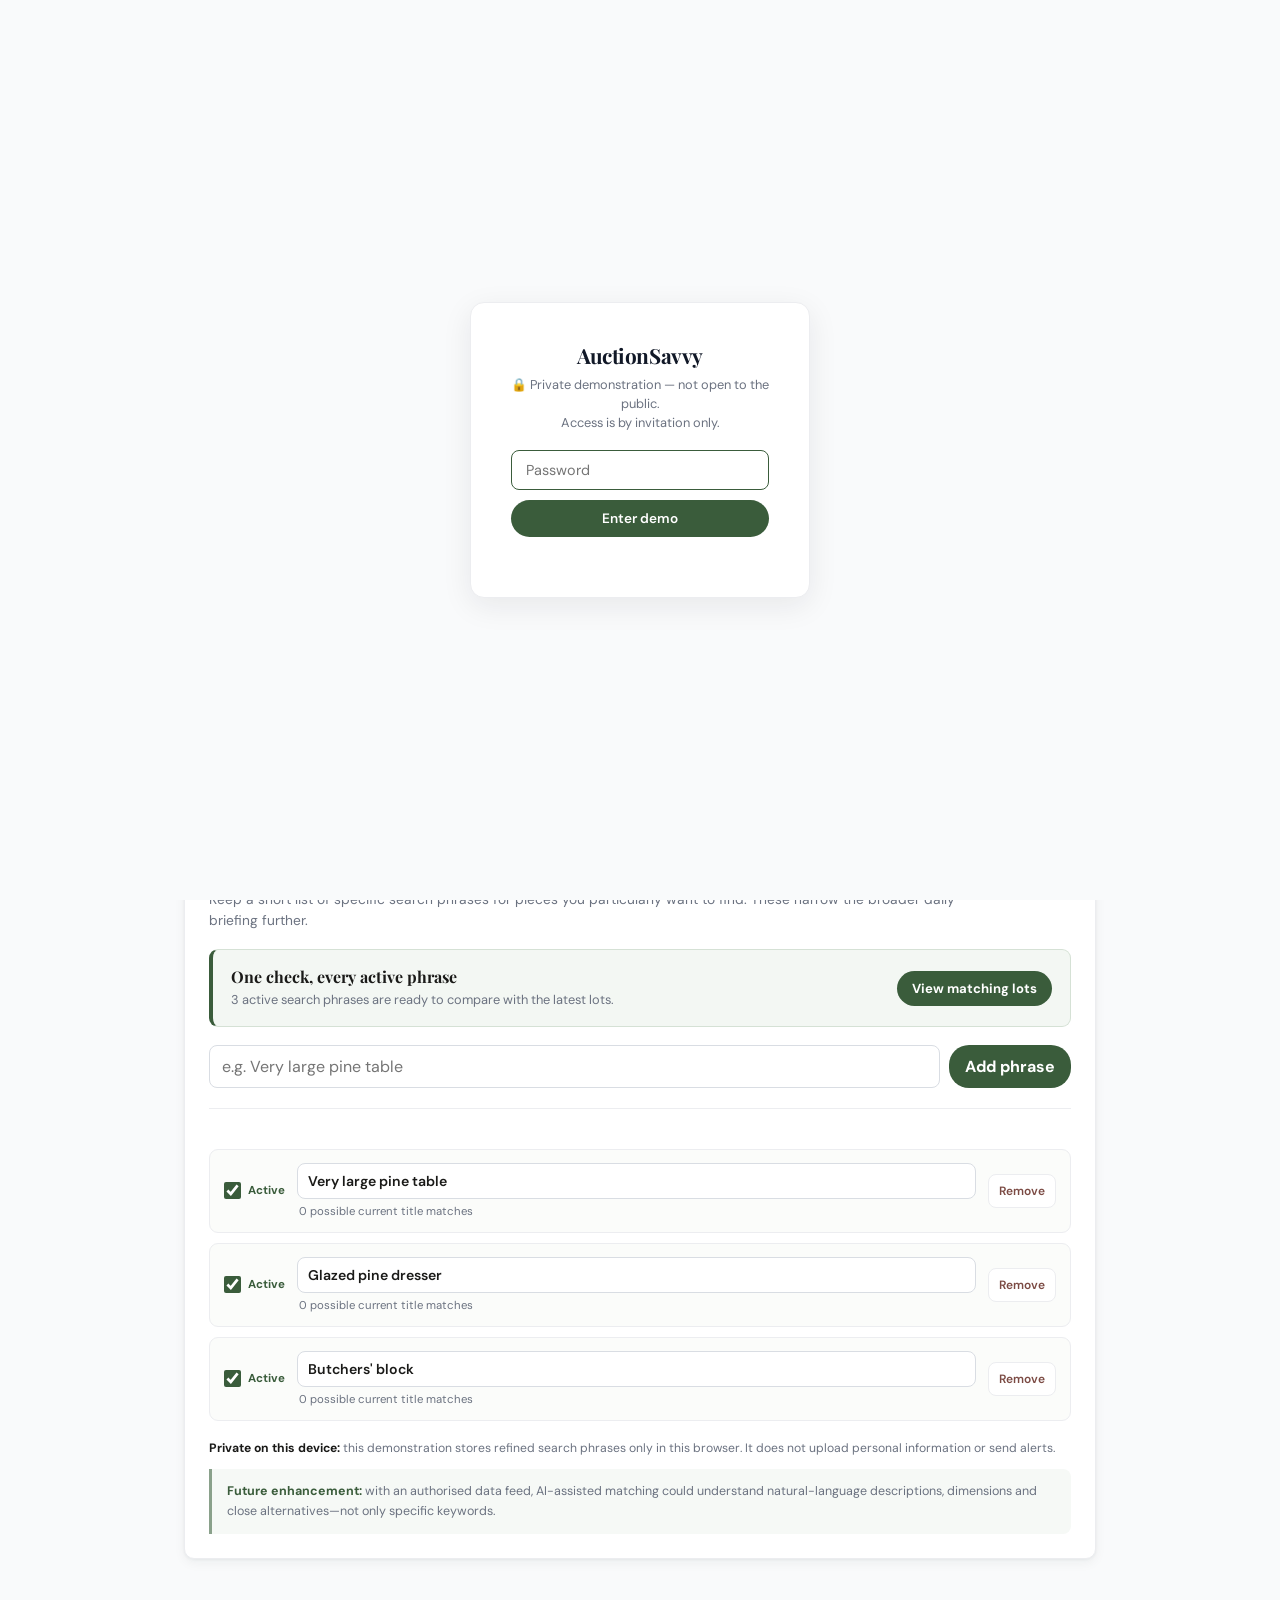
<file: settings/index.html>
<!DOCTYPE html>
<html lang="en">
<head>
<meta charset="UTF-8">
<meta name="viewport" content="width=device-width, initial-scale=1.0">
<meta name="robots" content="noindex, nofollow, noarchive, nosnippet">
<title>AuctionSavvy — Edit</title>
<link rel="preconnect" href="https://fonts.googleapis.com">
<link href="https://fonts.googleapis.com/css2?family=Playfair+Display:wght@400;700&family=DM+Sans:wght@300;400;500;600&display=swap" rel="stylesheet">
<style>
:root{--bg:#f9fafb;--panel:#fff;--ink:#1a1a18;--muted:#6b7280;--accent:#3a5c3b;--accent-dark:#2c4a2d;--accent-soft:#e9ece9;--line:#ecedf0;--shadow:0 1px 3px rgba(20,30,40,.05),0 4px 12px rgba(20,30,40,.05);--radius:10px}
*{box-sizing:border-box;margin:0;padding:0}html,body{min-height:100%;background:var(--bg);color:var(--ink)}body{font-family:'DM Sans',sans-serif}
button,input{font:inherit}
/* ── SHARED HEADER CONTRACT (keep in sync with Map and Lots) ── */
header{background:var(--panel);border-bottom:1px solid var(--line);padding:8px 24px;position:sticky;top:0;z-index:1000;backdrop-filter:blur(8px);flex-shrink:0}
.headtop{display:grid;grid-template-columns:max-content minmax(0,520px) minmax(0,1fr) max-content;align-items:center;column-gap:12px;min-height:40px}.brand{display:flex;align-items:center}.brand h1{font-family:'Playfair Display',serif;font-size:1.25rem;font-weight:700;letter-spacing:-.01em;color:#111827;white-space:nowrap}.search-box{position:relative}.search-box-spacer{height:35px;visibility:hidden;pointer-events:none}.tagline{flex:0 1 480px;min-width:0;font-size:.78rem;color:#6b7280;margin:0;line-height:1.3;white-space:nowrap;overflow:hidden;text-overflow:ellipsis}
.hrow2{min-height:26px;display:grid;grid-template-columns:minmax(0,1fr) max-content;align-items:center;column-gap:12px}.header-page-tools{min-width:0;display:flex;align-items:center;gap:8px 12px;flex-wrap:nowrap}.header-utility-nav{display:flex;align-items:center;gap:10px;white-space:nowrap}.header-utility-nav a{font-size:.72rem;color:var(--muted);text-decoration:none}.header-utility-nav a.on{color:var(--accent);font-weight:600}@media (hover:hover) and (pointer:fine){.header-utility-nav a:hover{color:var(--accent)}}
.app-nav{display:inline-flex;grid-column:4;justify-self:end;padding:3px;gap:0;background:var(--accent-soft);border:1px solid var(--accent);border-radius:22px}.app-nav-link{font-size:.82rem;font-weight:700;padding:7px 18px;border-radius:18px;color:var(--accent);text-decoration:none;white-space:nowrap}.app-nav-link:hover{color:#fff;background:rgba(58,92,59,.55)}
main{max-width:960px;margin:0 auto;padding:48px 24px 64px}.eyebrow{display:inline-block;background:var(--accent-soft);color:var(--accent);font-size:.68rem;font-weight:700;letter-spacing:.07em;text-transform:uppercase;padding:4px 9px;border-radius:20px;margin-bottom:12px}h2{font-family:'Playfair Display',serif;font-size:2rem;letter-spacing:-.02em;margin-bottom:10px}.intro{max-width:720px;color:var(--muted);line-height:1.6;margin-bottom:30px}.settings-grid{display:grid;grid-template-columns:repeat(2,minmax(0,1fr));gap:18px}.setting-card{align-self:start;background:var(--panel);border:1px solid var(--line);border-radius:var(--radius);padding:24px;box-shadow:var(--shadow)}.setting-card h3{font-family:'Playfair Display',serif;font-size:1.15rem;margin-bottom:8px}.setting-card p{color:var(--muted);font-size:.86rem;line-height:1.55}.term-row{display:grid;grid-template-columns:minmax(0,1fr) auto auto auto;gap:8px;align-items:center;margin-top:10px}.term-row input,.add-term input{width:100%;min-width:0;border:1px solid var(--line);border-radius:7px;background:#fff;color:var(--ink);font:inherit;font-size:.88rem;padding:9px 10px}.term-row input:focus,.add-term input:focus{outline:2px solid #b8cab8;border-color:var(--accent)}.icon-button,.add-term button{border:1px solid var(--line);background:#fff;color:var(--accent);border-radius:7px;font:inherit;font-weight:600;cursor:pointer;min-height:36px;padding:7px 10px}.icon-button:hover,.add-term button:hover{background:var(--accent-soft)}.add-term{display:grid;grid-template-columns:minmax(0,1fr) max-content;gap:8px;margin-top:14px}.review-button{margin-top:18px;border:0;border-radius:20px;background:var(--accent);color:#fff;font:inherit;font-size:.88rem;font-weight:600;padding:10px 16px;cursor:pointer}.review-button:hover{background:var(--accent-dark)}.settings-note{font-size:.78rem!important;margin-top:10px}.settings-status{min-height:1.4em;color:#9b3b2d;font-size:.8rem;margin-top:9px}.pills{display:flex;flex-wrap:wrap;gap:8px;margin-top:17px}.pill{background:var(--accent-soft);color:var(--accent);font-size:.76rem;font-weight:600;padding:6px 10px;border-radius:20px}
.refined-editor{grid-column:1/-1}.refined-overview{display:flex;align-items:center;justify-content:space-between;gap:18px;background:#f3f7f3;border:1px solid #d5e1d5;border-left:4px solid var(--accent);border-radius:9px;padding:16px 18px;margin:18px 0}.refined-overview-copy{min-width:0}.refined-overview strong{display:block;font-family:'Playfair Display',serif;font-size:1rem;margin-bottom:3px}.refined-overview p{font-size:.8rem}.view-refined{display:inline-flex;align-items:center;justify-content:center;flex-shrink:0;border-radius:22px;background:var(--accent);color:#fff;text-decoration:none;font-size:.82rem;font-weight:700;padding:9px 15px;white-space:nowrap}.view-refined:hover{background:var(--accent-dark)}.refined-head{display:flex;align-items:flex-start;justify-content:space-between;gap:18px}.active-total{flex-shrink:0;background:var(--accent-soft);color:var(--accent);font-size:.72rem;font-weight:700;padding:6px 10px;border-radius:20px}.add-refined{display:grid;grid-template-columns:minmax(0,1fr) max-content;gap:9px;padding-bottom:20px;border-bottom:1px solid var(--line)}.add-refined input,.refined-text{width:100%;min-width:0;border:1px solid #d9dde3;border-radius:8px;background:#fff;color:var(--ink);padding:10px 12px}.add-refined input:focus,.refined-text:focus{outline:2px solid #b8cab8;border-color:var(--accent)}.add-refined button{border:0;border-radius:20px;background:var(--accent);color:#fff;font-weight:700;padding:9px 16px;cursor:pointer}.add-refined button:hover{background:var(--accent-dark)}.refined-status{min-height:1.4em;color:#9b3b2d;font-size:.78rem;margin-top:8px}.refined-list{display:grid;gap:10px;margin-top:12px}.refined-row{display:grid;grid-template-columns:max-content minmax(0,1fr) max-content;align-items:center;gap:12px;padding:13px 14px;border:1px solid var(--line);border-radius:9px;background:#fbfcfa}.refined-row.inactive{background:#fafafa;opacity:.72}.active-toggle{display:flex;align-items:center;gap:7px;color:var(--accent);font-size:.72rem;font-weight:700;cursor:pointer}.active-toggle input{width:17px;height:17px;accent-color:var(--accent)}.refined-copy{min-width:0}.refined-text{font-size:.88rem;font-weight:600;padding:8px 10px}.match-count{display:block;color:var(--muted);font-size:.71rem;margin:5px 2px 0}.remove-refined{border:1px solid var(--line);border-radius:8px;background:#fff;color:#7b4a43;font-size:.75rem;font-weight:600;padding:8px 10px;cursor:pointer}.remove-refined:hover{background:#fbf3f1;border-color:#ead4cf}.empty-state{padding:28px 14px;text-align:center;color:var(--muted);font-size:.85rem;border:1px dashed #d9dde3;border-radius:9px}.privacy-note{margin-top:18px;color:var(--muted);font-size:.76rem!important;line-height:1.5}.privacy-note strong{color:var(--ink)}.future-note{margin-top:12px;padding:13px 15px;border-left:3px solid #8aa18b;border-radius:0 8px 8px 0;background:#f6f9f6;color:var(--muted);font-size:.78rem!important;line-height:1.5}.future-note strong{color:var(--accent)}
@media(max-width:800px){header{position:static;padding:8px 12px}.headtop{grid-template-columns:max-content minmax(0,1fr) max-content;column-gap:10px;min-height:33px}.brand h1{font-size:.88rem}.app-nav{grid-column:auto;justify-self:auto;padding:2px}.app-nav-link{font-size:.64rem;padding:4px 9px}.tagline{display:none}.search-box-spacer{height:33px}.hrow2{min-height:23px;column-gap:8px}.header-page-tools{gap:6px 8px}.header-utility-nav{gap:6px}.header-utility-nav a{font-size:.62rem}main{padding:32px 12px 48px}.settings-grid{grid-template-columns:1fr}h2{font-size:1.65rem}.term-row{grid-template-columns:repeat(3,minmax(0,1fr));gap:7px}.term-row input{grid-column:1/-1}.term-row .icon-button{min-width:0;padding:7px 5px;font-size:.76rem}}
@media(max-width:600px){.refined-overview{display:block}.view-refined{width:100%;margin-top:14px}.setting-card{padding:18px 14px}.refined-head{display:block}.active-total{display:inline-block;margin-top:10px}.add-refined{grid-template-columns:1fr}.add-refined button{width:100%}.refined-row{grid-template-columns:max-content minmax(0,1fr);gap:9px 10px}.remove-refined{grid-column:2;justify-self:start}}
</style>
<link rel="stylesheet" href="../assets/header.css">
<script src="../assets/header.js" defer></script>
</head>
<body>
<!-- Private demonstration gate, shared with Map and Lots. -->
<div id="demo-gate"><div id="demo-gate-card"><h2>AuctionSavvy</h2><p class="dg-sub">🔒 Private demonstration — not open to the public.<br>Access is by invitation only.</p><form id="demo-gate-form"><input type="password" id="demo-gate-pw" placeholder="Password" autocomplete="current-password" autofocus><button type="submit">Enter demo</button></form><p class="dg-err" id="demo-gate-err"></p></div></div>
<header class="as-header">
  <div class="as-top">
    <a aria-label="AuctionSavvy Lots" class="brand" href="../finds/"><h1>AuctionSavvy</h1></a>
    <div class="as-middle"><p class="as-description">Manage Daily Search Terms and your Refined Search in one place.</p></div>
    <nav aria-label="App pages" class="app-nav"><a class="app-nav-link" href="../houses/">Map</a><a class="app-nav-link" href="../finds/">Lots</a></nav>
  </div>
  <div class="as-bottom">
    <div class="as-page-controls"></div>
    <nav aria-label="Utility pages" class="as-utilities"><a href="../about.html">About</a><a aria-current="page" class="on" href="../settings/">Edit</a><a class="private-proposal-link" href="../proposal.html">Private Proposal</a></nav>
  </div>
</header>
<main>
  <span class="eyebrow">Owner controls</span>
  <h2>Edit</h2>
  <p class="intro">Manage the broad Daily Search Terms used to build the morning briefing and the specific phrases used by your Refined Search.</p>
  <div class="settings-grid">
    <section class="setting-card term-editor">
      <h3>Daily Search Terms</h3>
      <p>These broad phrases build the next nightly catalogue. Use up to 20 simple search phrases.</p>
      <div id="termsEditor" aria-live="polite"></div>
      <div class="add-term"><input id="newTerm" type="text" maxlength="80" placeholder="Add a daily search term" aria-label="New daily search term"><button type="button" id="addTerm">Add</button></div>
      <button type="button" class="review-button" id="reviewSave">Review and save on GitHub</button>
      <p class="settings-note">This opens a configuration request for approval; it does not save changes directly from this page.</p>
      <p class="settings-status" id="settingsStatus" role="alert"></p>
    </section>
    <section class="setting-card">
      <h3>Local auctions</h3>
      <p>Local currently uses the selected auction-house list configured in the scraper.</p>
      <div class="pills"><span class="pill">Churchill</span><span class="pill">Overture</span><span class="pill">Amersham</span><span class="pill">Bourne End</span><span class="pill">Jones &amp; Jacob</span><span class="pill">Tring Market</span><span class="pill">PSP</span></div>
    </section>
    <section class="setting-card refined-editor" id="refined-items">
      <div class="refined-head">
        <div><h3>Refined Search</h3><p>Keep a short list of specific search phrases for pieces you particularly want to find. These narrow the broader daily briefing further.</p></div>
        <span class="active-total" id="activeTotal">0 active</span>
      </div>
      <div class="refined-overview" aria-label="Refined search shortcut">
        <div class="refined-overview-copy"><strong>One check, every active phrase</strong><p id="refinedOverviewText">Your active search phrases are ready to compare with the latest lots.</p></div>
        <a class="view-refined" href="../finds/?wanted=1">View matching lots</a>
      </div>
      <form class="add-refined" id="addRefined">
        <input id="newRefined" type="text" maxlength="120" placeholder="e.g. Very large pine table" aria-label="New refined search phrase" autocomplete="off">
        <button type="submit">Add phrase</button>
      </form>
      <p class="refined-status" id="refinedStatus" role="status" aria-live="polite"></p>
      <div class="refined-list" id="refinedList"></div>
      <p class="privacy-note"><strong>Private on this device:</strong> this demonstration stores refined search phrases only in this browser. It does not upload personal information or send alerts.</p>
      <p class="future-note"><strong>Future enhancement:</strong> with an authorised data feed, AI-assisted matching could understand natural-language descriptions, dimensions and close alternatives—not only specific keywords.</p>
    </section>
  </div>
</main>
<style>#demo-gate{position:fixed;inset:0;z-index:99999;background:#f9fafb;display:flex;align-items:center;justify-content:center;font-family:'DM Sans',sans-serif}#demo-gate-card{background:#fff;border:1px solid #ecedf0;border-radius:14px;box-shadow:0 8px 30px rgba(20,30,40,.08);padding:38px 40px;text-align:center;max-width:340px;width:90%}#demo-gate-card h2{font-family:'Playfair Display',serif;font-size:1.3rem;color:#111827;margin:0 0 6px}#demo-gate-card .dg-sub{font-size:.8rem;color:#6b7280;line-height:1.5;margin:0 0 18px}#demo-gate-pw{width:100%;padding:10px 14px;border:1px solid #d1d5db;border-radius:8px;font-size:.9rem;font-family:inherit;outline:none;margin-bottom:10px;box-sizing:border-box}#demo-gate-pw:focus{border-color:#3a5c3b}#demo-gate-form button{width:100%;padding:10px 14px;border:none;border-radius:20px;background:#3a5c3b;color:#fff;font-size:.85rem;font-weight:600;font-family:inherit;cursor:pointer}.dg-err{font-size:.75rem;color:#b91c1c;min-height:1em;margin:10px 0 0}body.gate-locked{overflow:hidden}</style>
<script>(function(){var GATE_HASH='66a1a83686ae998b35ca2600ee0c620410d3975904243bae29f70ed5c6a6c547',KEY='ah_demo_ok';function unlock(){var g=document.getElementById('demo-gate');if(g)g.remove();document.body.classList.remove('gate-locked')}if(localStorage.getItem(KEY)===GATE_HASH){unlock();return}document.body.classList.add('gate-locked');async function sha256(s){var b=await crypto.subtle.digest('SHA-256',new TextEncoder().encode(s));return Array.from(new Uint8Array(b)).map(function(x){return x.toString(16).padStart(2,'0')}).join('')}document.getElementById('demo-gate-form').addEventListener('submit',async function(e){e.preventDefault();var pw=document.getElementById('demo-gate-pw').value,h=await sha256(pw);if(h===GATE_HASH){localStorage.setItem(KEY,h);unlock()}else{document.getElementById('demo-gate-err').textContent='Incorrect password.';document.getElementById('demo-gate-pw').value=''}})})();</script>
<script>
(function () {
  var configUrl = '../finds/config.json';
  var issueUrl = 'https://github.com/AuctionHunterUK/auction-hunter-demo/issues/new';
  var requestMarker = '<!-- auction-hunter-search-config-request -->';
  var maxTerms = 20;
  var termPattern = /^[A-Za-z0-9][A-Za-z0-9 &'(),.+-]{0,79}$/;
  var terms = [];
  var editor = document.getElementById('termsEditor');
  var newTerm = document.getElementById('newTerm');
  var status = document.getElementById('settingsStatus');

  function normalise(value) {
    return String(value).trim().replace(/\s+/g, ' ');
  }

  function validate(values) {
    var clean = [];
    var seen = Object.create(null);
    if (!values.length) return { error: 'Add at least one daily search term before requesting a change.' };
    if (values.length > maxTerms) return { error: 'Use no more than ' + maxTerms + ' daily search terms.' };
    for (var i = 0; i < values.length; i += 1) {
      var term = normalise(values[i]);
      if (!term) return { error: 'Daily Search Terms cannot be blank.' };
      if (!termPattern.test(term)) return { error: 'Use plain Daily Search Terms only (letters, numbers, spaces and simple punctuation).' };
      var key = term.toLocaleLowerCase();
      if (seen[key]) return { error: 'Daily Search Terms must be unique, ignoring case.' };
      seen[key] = true;
      clean.push(term);
    }
    return { terms: clean };
  }

  function currentValues() {
    return Array.prototype.map.call(editor.querySelectorAll('input'), function (input) { return input.value; });
  }

  function showStatus(message) { status.textContent = message || ''; }

  function render() {
    editor.innerHTML = '';
    terms.forEach(function (term, index) {
      var row = document.createElement('div');
      row.className = 'term-row';
      var input = document.createElement('input');
      input.type = 'text'; input.maxLength = 80; input.value = term;
      input.setAttribute('aria-label', 'Daily Search Term ' + (index + 1));
      input.addEventListener('input', function () { terms[index] = input.value; showStatus(''); });
      row.appendChild(input);
      [['↑', 'Move ' + term + ' up', index === 0, -1], ['↓', 'Move ' + term + ' down', index === terms.length - 1, 1]].forEach(function (control) {
        var button = document.createElement('button');
        button.type = 'button'; button.className = 'icon-button'; button.textContent = control[0];
        button.setAttribute('aria-label', control[1]); button.disabled = control[2];
        button.addEventListener('click', function () { var next = index + control[3]; var moved = currentValues(); var value = moved.splice(index, 1)[0]; moved.splice(next, 0, value); terms = moved; render(); });
        row.appendChild(button);
      });
      var remove = document.createElement('button');
      remove.type = 'button'; remove.className = 'icon-button'; remove.textContent = 'Remove';
      remove.setAttribute('aria-label', 'Remove ' + term);
      remove.addEventListener('click', function () { terms = currentValues(); terms.splice(index, 1); render(); showStatus(''); });
      row.appendChild(remove);
      editor.appendChild(row);
    });
  }

  document.getElementById('addTerm').addEventListener('click', function () {
    var value = normalise(newTerm.value);
    var result = validate(currentValues().concat(value));
    if (result.error) { showStatus(result.error); return; }
    terms = result.terms; newTerm.value = ''; showStatus(''); render();
  });
  newTerm.addEventListener('keydown', function (event) { if (event.key === 'Enter') { event.preventDefault(); document.getElementById('addTerm').click(); } });

  document.getElementById('reviewSave').addEventListener('click', function () {
    var result = validate(currentValues());
    if (result.error) { showStatus(result.error); return; }
    terms = result.terms; render();
    var config = { search_terms: result.terms };
    var body = requestMarker + '\n\n## Daily Search Terms update request\n\n```json\n' + JSON.stringify(config, null, 2) + '\n```\n\nOnly an authorised repository collaborator can approve this update.';
    var target = issueUrl + '?' + new URLSearchParams({ title: 'Update AuctionSavvy Daily Search Terms', body: body }).toString();
    window.location.assign(target);
  });

  fetch(configUrl, { cache: 'no-store' }).then(function (response) {
    if (!response.ok) throw new Error('configuration could not be loaded');
    return response.json();
  }).then(function (config) {
    var result = validate(config && config.search_terms || []);
    if (result.error) throw new Error('configuration is invalid');
    terms = result.terms; render();
  }).catch(function () {
    terms = ['pine', 'butchers block']; render();
    showStatus('The current configuration could not be loaded. Review the repository configuration before submitting a request.');
  });
}());
</script>
<script>
(function () {
  'use strict';
  var STORAGE_KEY = 'auctionSavvyWantedItemsV1';
  var defaults = [
    { id: 'example-large-pine-table', text: 'Very large pine table', active: true },
    { id: 'example-glazed-pine-dresser', text: 'Glazed pine dresser', active: true },
    { id: 'example-butchers-block', text: "Butchers' block", active: true }
  ];
  var items = loadItems();
  var lots = [];
  var list = document.getElementById('refinedList');
  var input = document.getElementById('newRefined');
  var status = document.getElementById('refinedStatus');

  function clean(value) { return String(value || '').trim().replace(/\s+/g, ' '); }
  function makeId() { return 'wanted-' + Date.now().toString(36) + '-' + Math.random().toString(36).slice(2, 7); }
  function loadItems() {
    try {
      var stored = localStorage.getItem(STORAGE_KEY);
      if (stored === null) { localStorage.setItem(STORAGE_KEY, JSON.stringify(defaults)); return defaults.slice(); }
      var parsed = JSON.parse(stored);
      if (!Array.isArray(parsed)) throw new Error('invalid');
      return parsed.filter(function (item) { return item && typeof item.text === 'string'; }).map(function (item) {
        return { id: String(item.id || makeId()), text: clean(item.text).slice(0, 120), active: item.active !== false };
      }).filter(function (item) { return item.text; });
    } catch (error) {
      return defaults.slice();
    }
  }
  function save(message) {
    localStorage.setItem(STORAGE_KEY, JSON.stringify(items));
    status.textContent = message || 'Saved in this browser.';
    window.clearTimeout(save.timer);
    save.timer = window.setTimeout(function () { status.textContent = ''; }, 1800);
    render();
  }
  function normalise(text) {
    return String(text || '').toLowerCase().replace(/[’']/g, '').replace(/[^a-z0-9]+/g, ' ')
      .replace(/\bcupboards?\b/g, 'cupboard').replace(/\bchests?\b/g, 'chest').replace(/\bdrawers?\b/g, 'drawer')
      .replace(/\btables?\b/g, 'table').replace(/\bchairs?\b/g, 'chair').replace(/\bcabinets?\b/g, 'cabinet')
      .replace(/\bbedsides?\b/g, 'bedside').replace(/\bwardrobes?\b/g, 'wardrobe').replace(/\bdressers?\b/g, 'dresser')
      .replace(/\bshelves?\b/g, 'shelf').replace(/\bbookcases?\b/g, 'bookcase').replace(/\bbutchers?\b/g, 'butcher').trim();
  }
  function wordsFor(text) {
    var ignored = { a: 1, an: 1, the: 1, very: 1, really: 1, about: 1, around: 1, approximately: 1, approx: 1, wanted: 1, looking: 1, for: 1, find: 1, me: 1 };
    return normalise(text).split(/\s+/).filter(function (word) { return word && !ignored[word]; });
  }
  function isMatch(title, item) {
    var titleText = normalise(title), words = wordsFor(item);
    return words.length > 0 && words.every(function (word) { return titleText.indexOf(word) !== -1; });
  }
  function matchCount(item) { return lots.filter(function (lot) { return isMatch(lot && lot.title, item.text); }).length; }
  function uniqueText(value, exceptId) {
    var key = clean(value).toLocaleLowerCase();
    return !items.some(function (item) { return item.id !== exceptId && item.text.toLocaleLowerCase() === key; });
  }
  function updateOverview() {
    var active = items.filter(function (item) { return item.active; });
    document.getElementById('activeTotal').textContent = active.length + ' active';
    document.getElementById('refinedOverviewText').textContent = active.length
      ? active.length + ' active search phrase' + (active.length === 1 ? ' is' : 's are') + ' ready to compare with the latest lots.'
      : 'Activate or add a search phrase to create your one-step shortlist.';
  }
  function render() {
    list.innerHTML = '';
    updateOverview();
    if (!items.length) {
      var empty = document.createElement('div');
      empty.className = 'empty-state';
      empty.textContent = 'No refined search phrases yet. Add your first phrase above.';
      list.appendChild(empty);
      return;
    }
    items.forEach(function (item) {
      var row = document.createElement('div');
      row.className = 'refined-row' + (item.active ? '' : ' inactive');
      var toggleLabel = document.createElement('label');
      toggleLabel.className = 'active-toggle';
      var toggle = document.createElement('input');
      toggle.type = 'checkbox';
      toggle.checked = item.active;
      toggle.setAttribute('aria-label', 'Use ' + item.text + ' in the refined search');
      var toggleText = document.createElement('span');
      toggleText.textContent = 'Active';
      toggleLabel.append(toggle, toggleText);
      var copy = document.createElement('div');
      copy.className = 'refined-copy';
      var text = document.createElement('input');
      text.className = 'refined-text';
      text.type = 'text';
      text.maxLength = 120;
      text.value = item.text;
      text.setAttribute('aria-label', 'Refined search phrase');
      var count = document.createElement('span');
      count.className = 'match-count';
      var matches = matchCount(item);
      count.textContent = lots.length ? matches + ' possible current title match' + (matches === 1 ? '' : 'es') : 'Checking current lots…';
      copy.append(text, count);
      var remove = document.createElement('button');
      remove.type = 'button';
      remove.className = 'remove-refined';
      remove.textContent = 'Remove';
      remove.setAttribute('aria-label', 'Remove ' + item.text);
      toggle.addEventListener('change', function () { item.active = toggle.checked; save(item.active ? 'Search phrase activated.' : 'Search phrase paused.'); });
      text.addEventListener('change', function () {
        var value = clean(text.value);
        if (!value) { text.value = item.text; status.textContent = 'A refined search phrase cannot be blank.'; return; }
        if (!uniqueText(value, item.id)) { text.value = item.text; status.textContent = 'That item is already in your list.'; return; }
        item.text = value;
        save('Search phrase updated.');
      });
      remove.addEventListener('click', function () {
        items = items.filter(function (current) { return current.id !== item.id; });
        save('Search phrase removed.');
      });
      row.append(toggleLabel, copy, remove);
      list.appendChild(row);
    });
  }
  document.getElementById('addRefined').addEventListener('submit', function (event) {
    event.preventDefault();
    var value = clean(input.value);
    if (!value) { status.textContent = 'Type a refined search phrase first.'; input.focus(); return; }
    if (!uniqueText(value)) { status.textContent = 'That item is already in your list.'; input.focus(); return; }
    if (items.length >= 20) { status.textContent = 'This demonstration supports up to 20 refined search phrases.'; return; }
    items.push({ id: makeId(), text: value, active: true });
    input.value = '';
    save('Search phrase added.');
    input.focus();
  });
  render();
  fetch('../finds/data.json', { cache: 'no-store' }).then(function (response) {
    if (!response.ok) throw new Error('lots unavailable');
    return response.json();
  }).then(function (data) {
    lots = Array.isArray(data) ? data : [];
    render();
  }).catch(function () {
    document.querySelectorAll('.match-count').forEach(function (element) { element.textContent = 'Current match count unavailable'; });
  });
}());
</script>
</body>
</html>
</file>
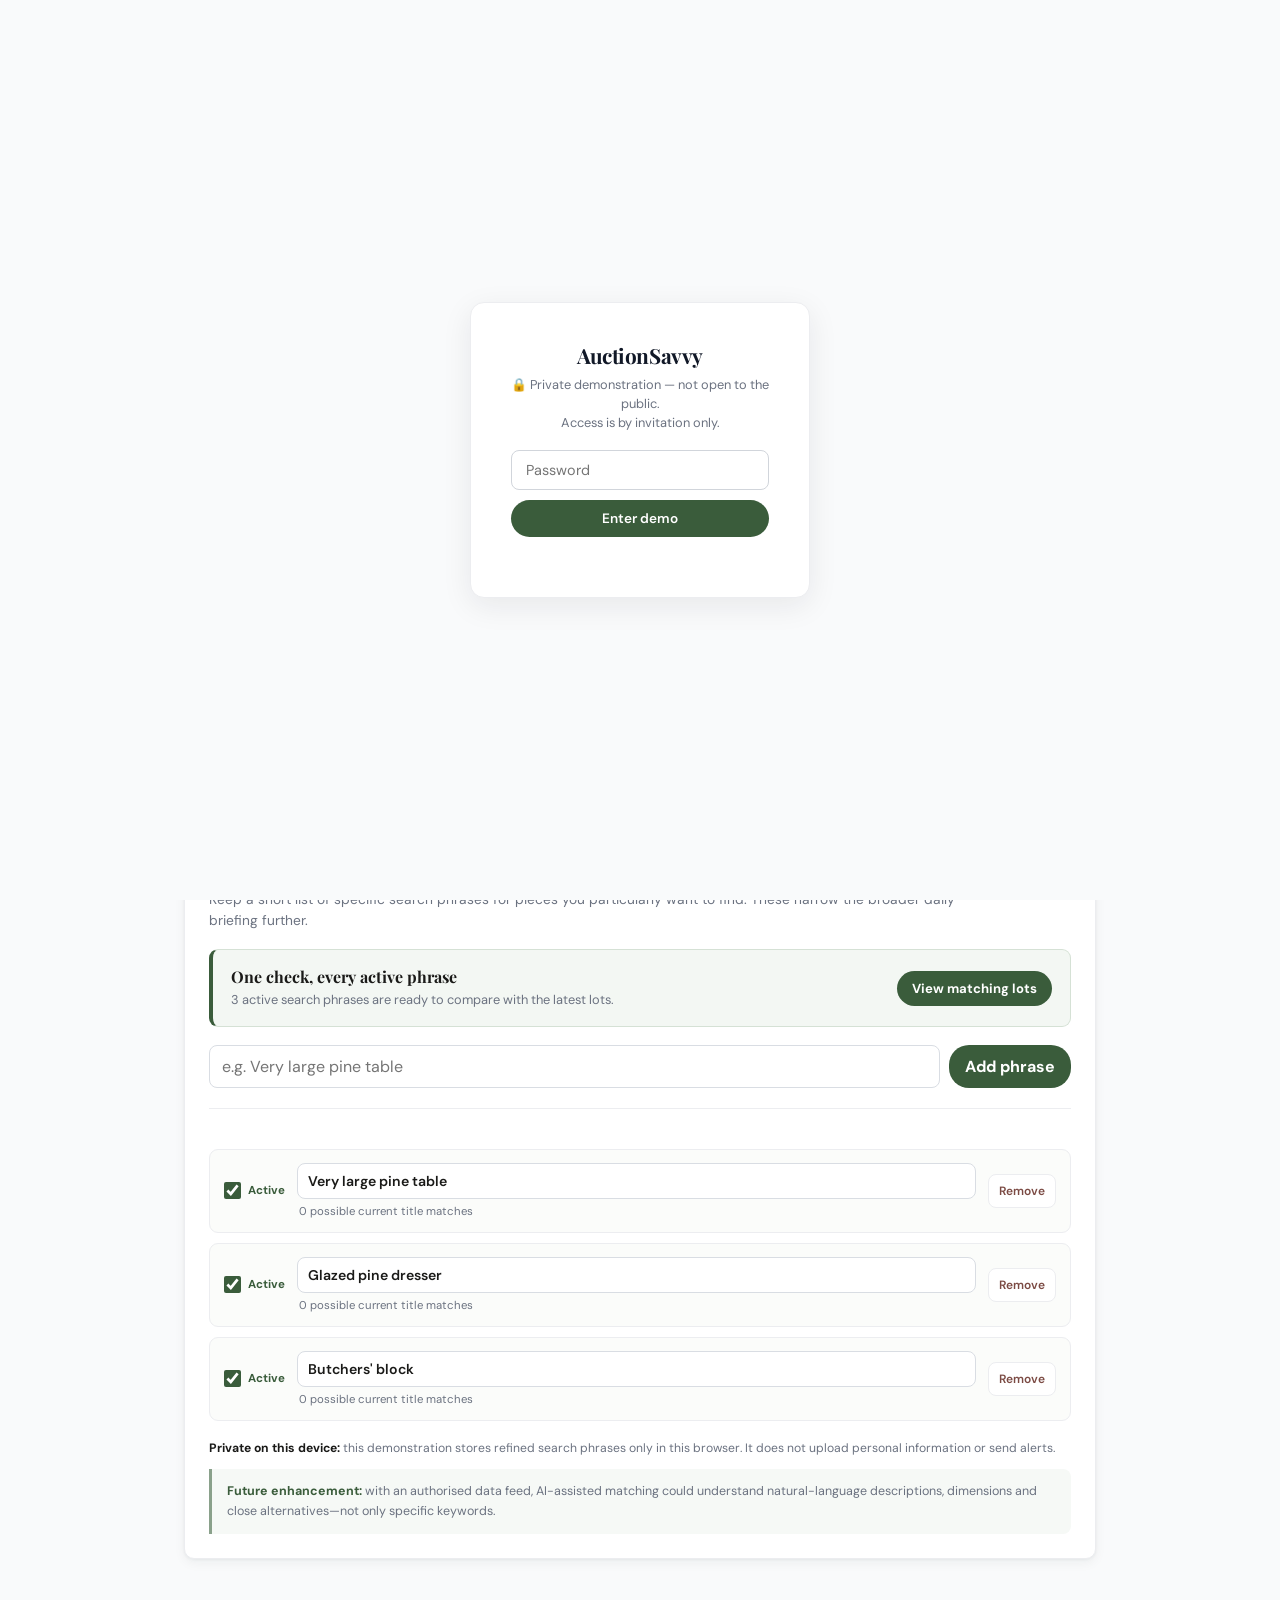
<file: wanted/index.html>
<!DOCTYPE html>
<html lang="en">
<head>
<meta charset="UTF-8">
<meta name="viewport" content="width=device-width, initial-scale=1.0">
<title>AuctionSavvy — Refined search has moved</title>
<meta name="robots" content="noindex, nofollow, noarchive, nosnippet">
<meta http-equiv="refresh" content="0; url=../settings/#refined-items">
<link rel="canonical" href="../settings/#refined-items">
<script>window.location.replace('../settings/#refined-items');</script>
</head>
<body>
<p>Your refined search is now managed on the <a href="../settings/#refined-items">Edit page</a>.</p>
</body>
</html>
</file>
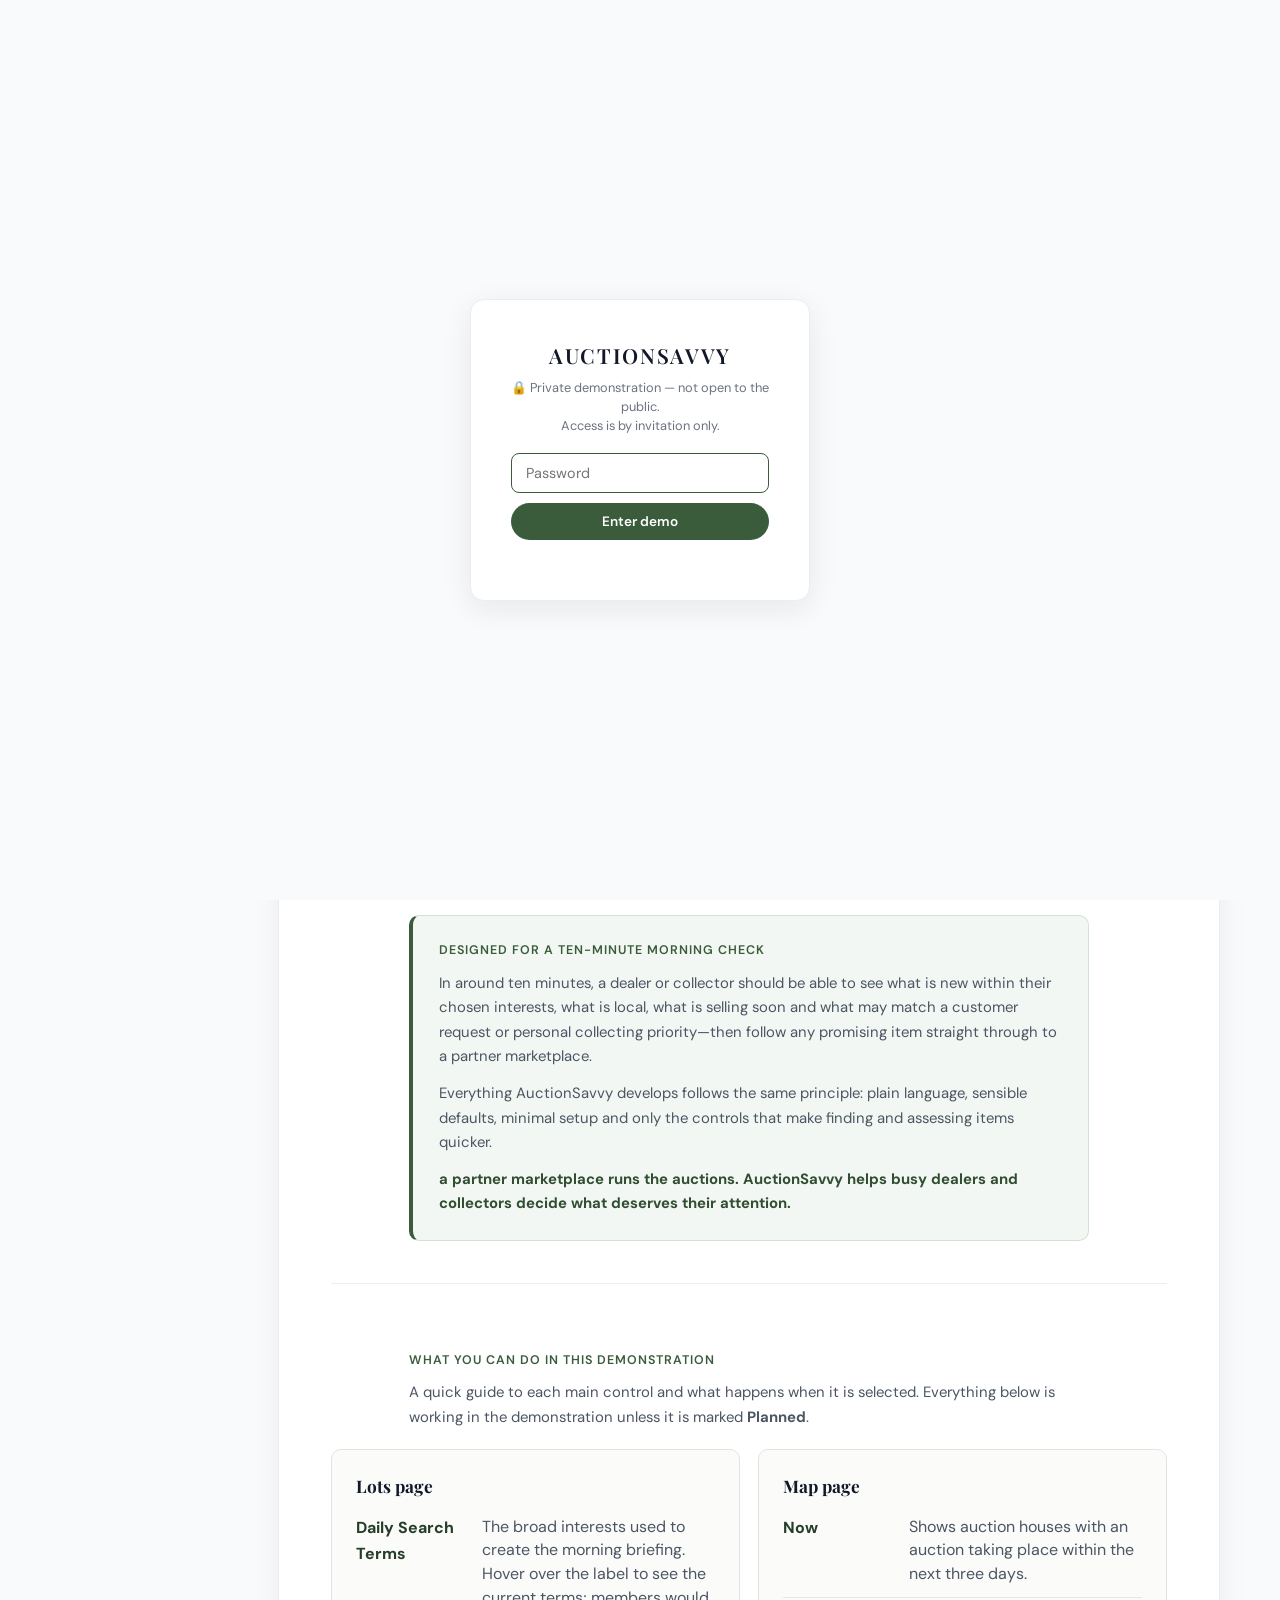
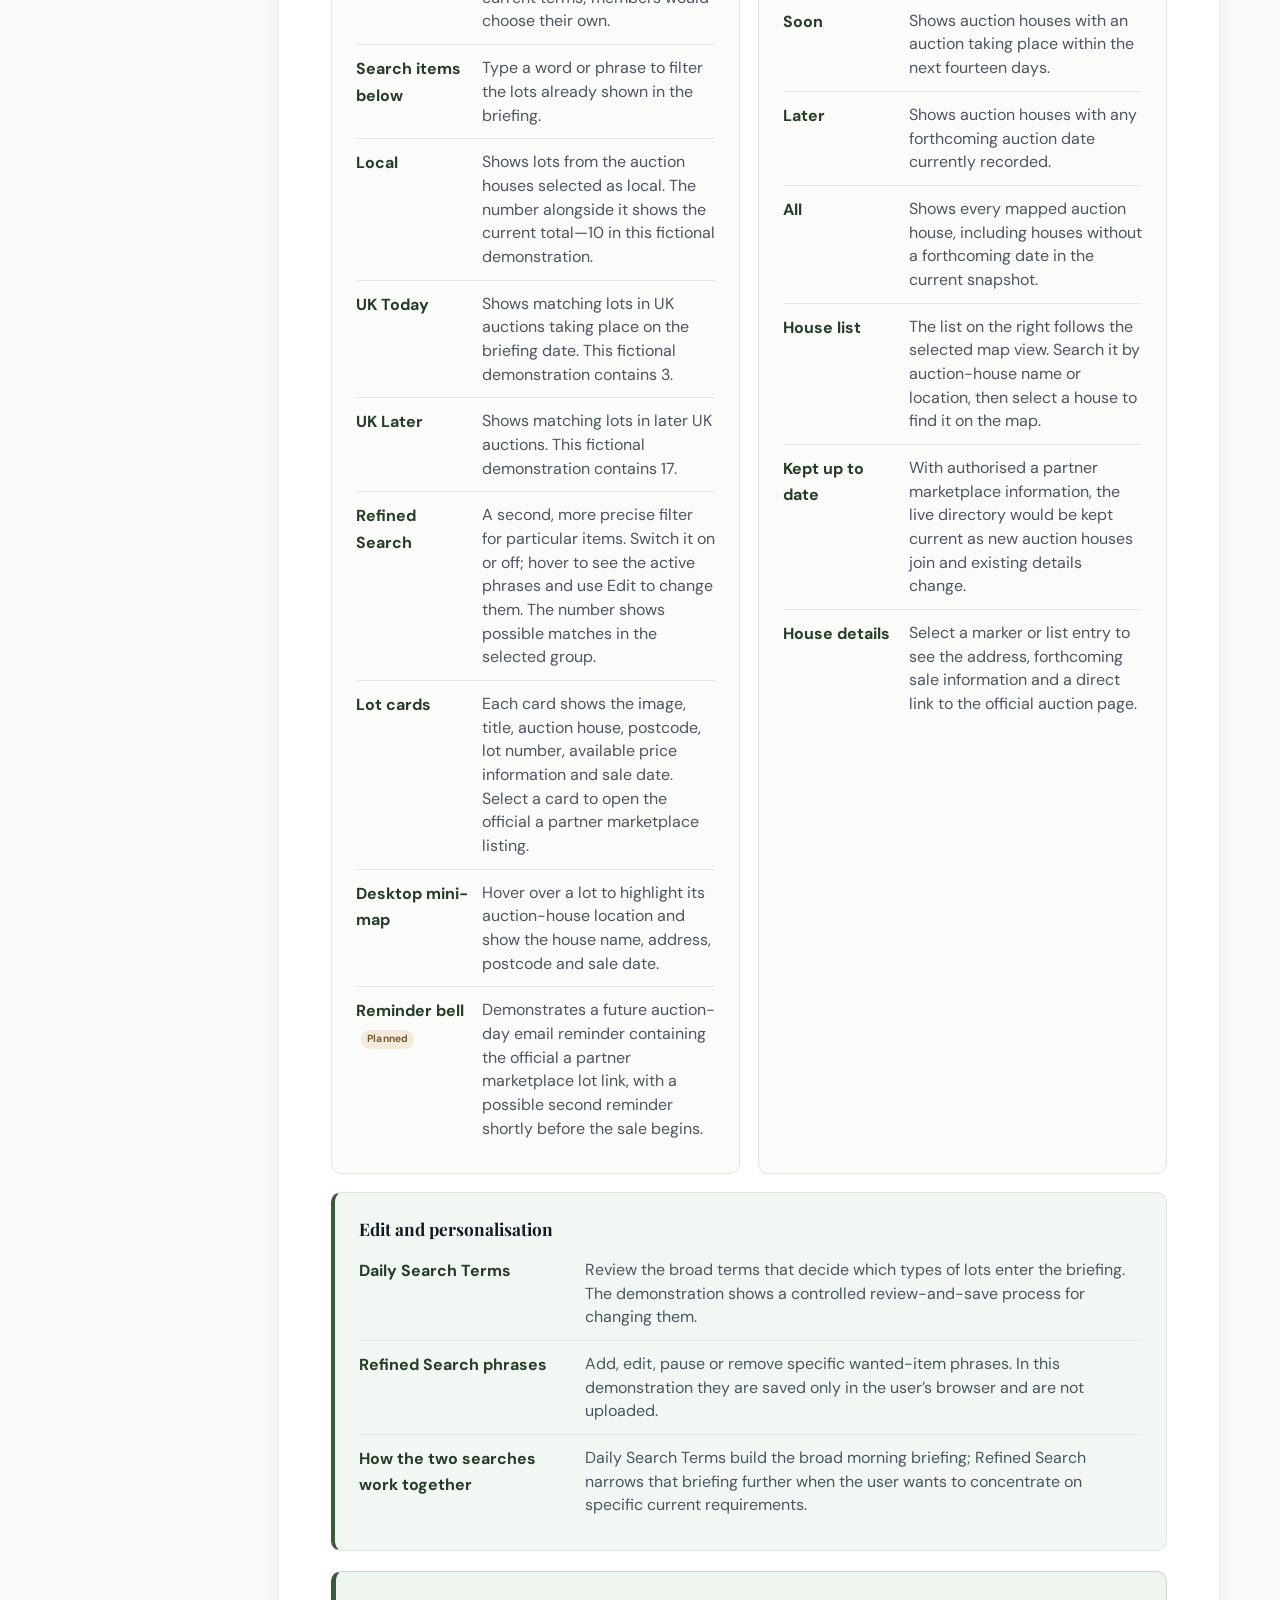
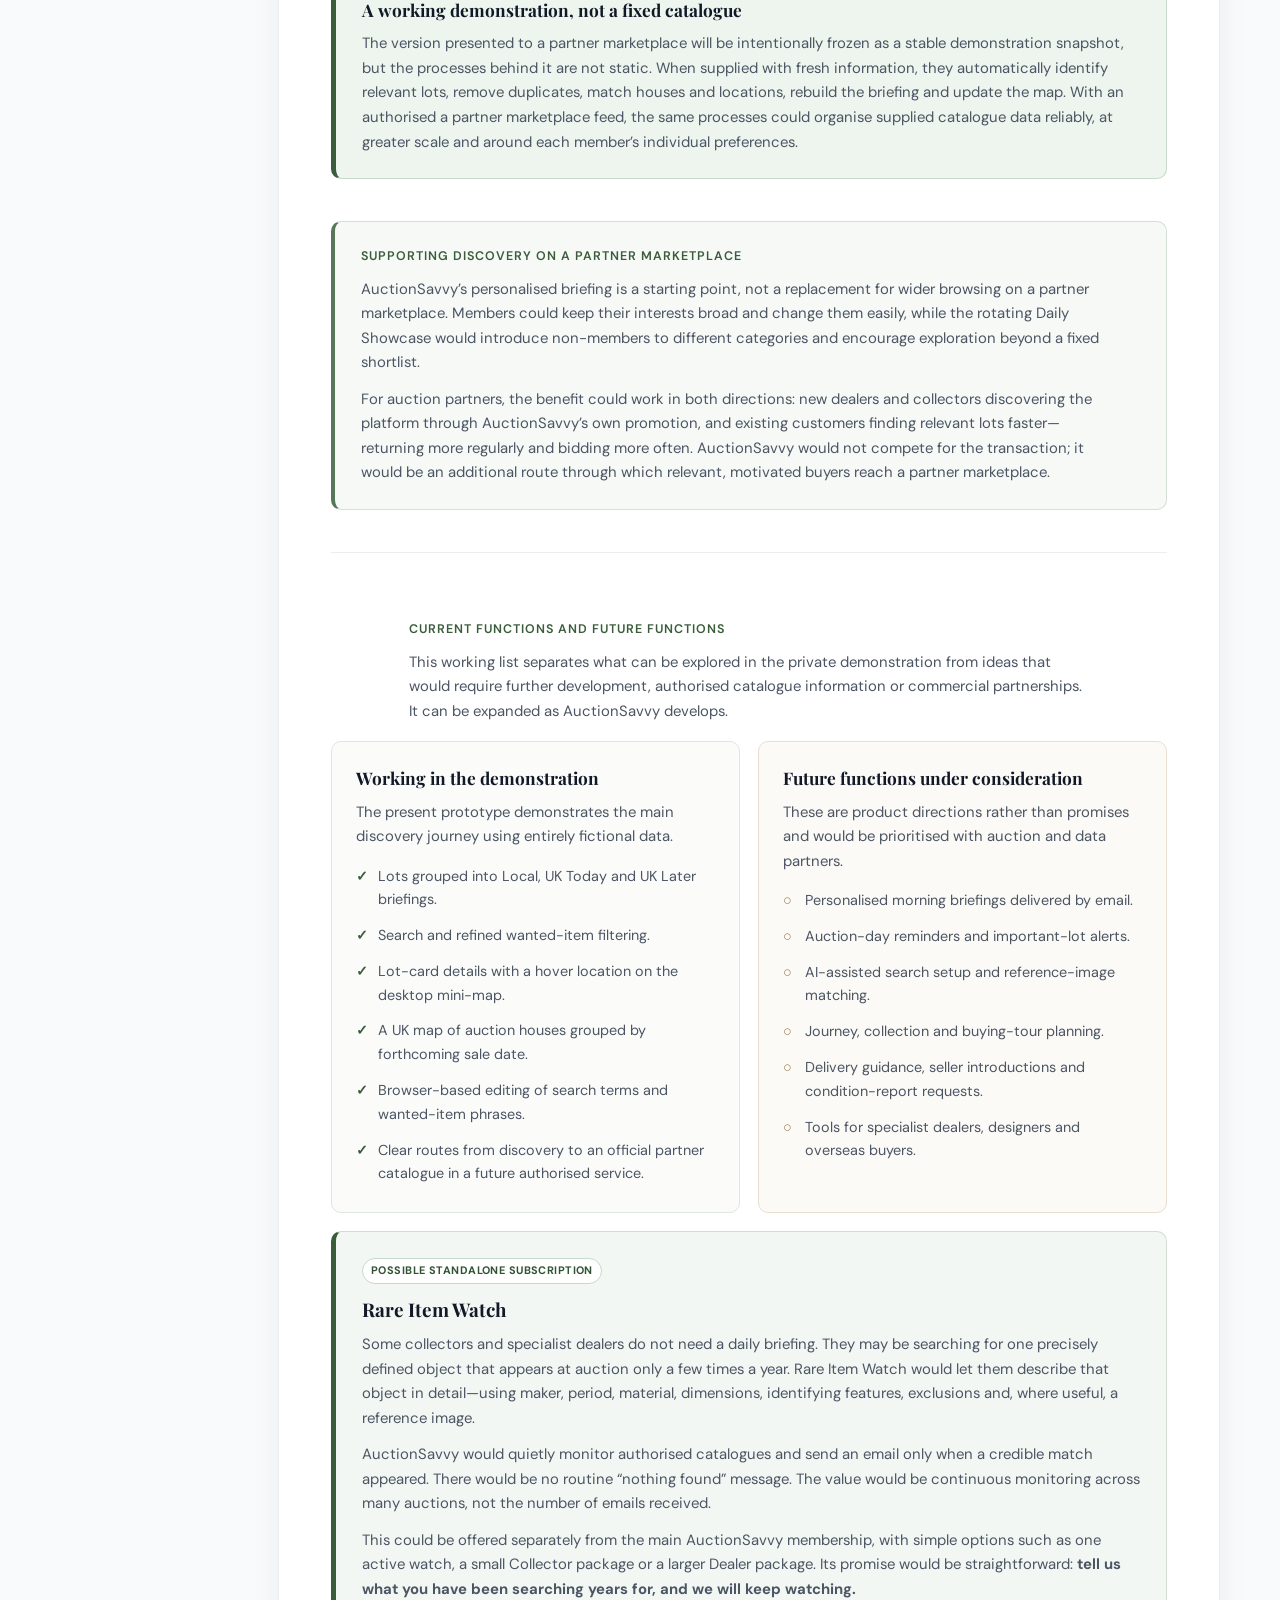
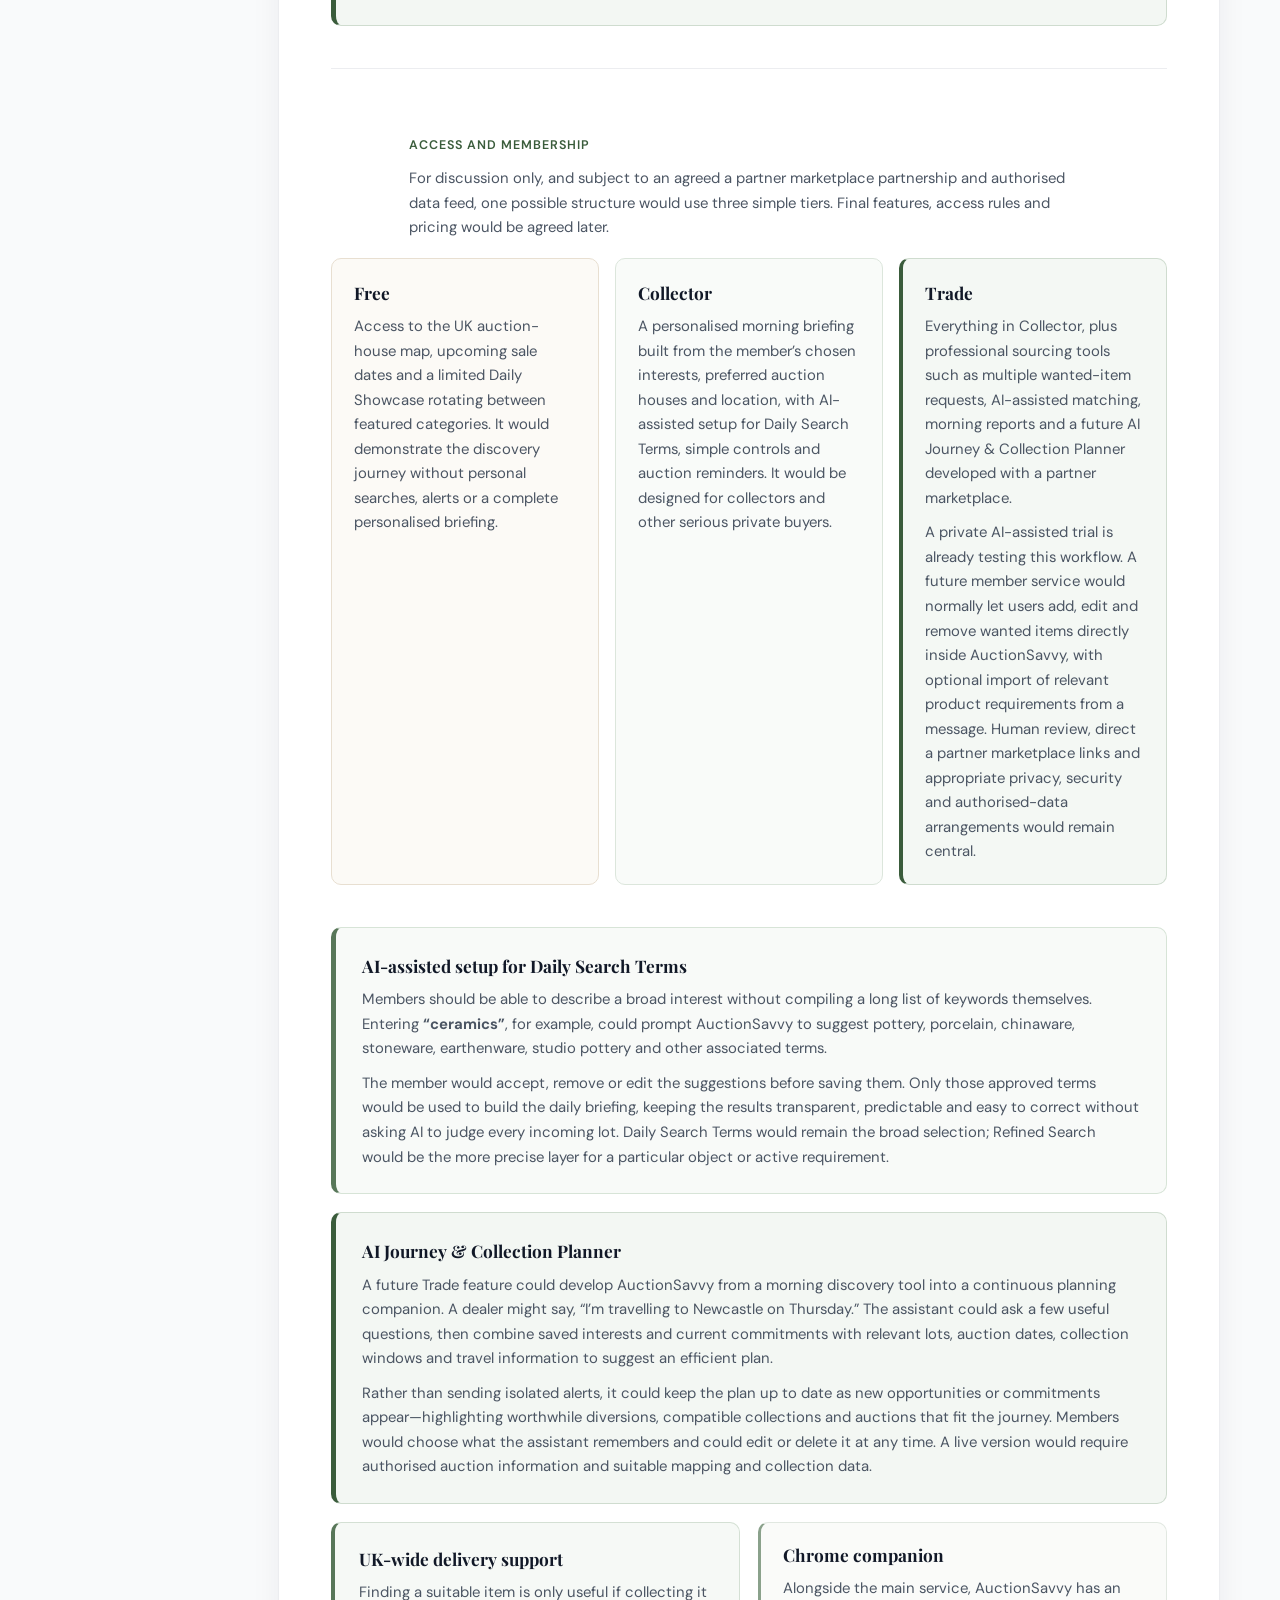
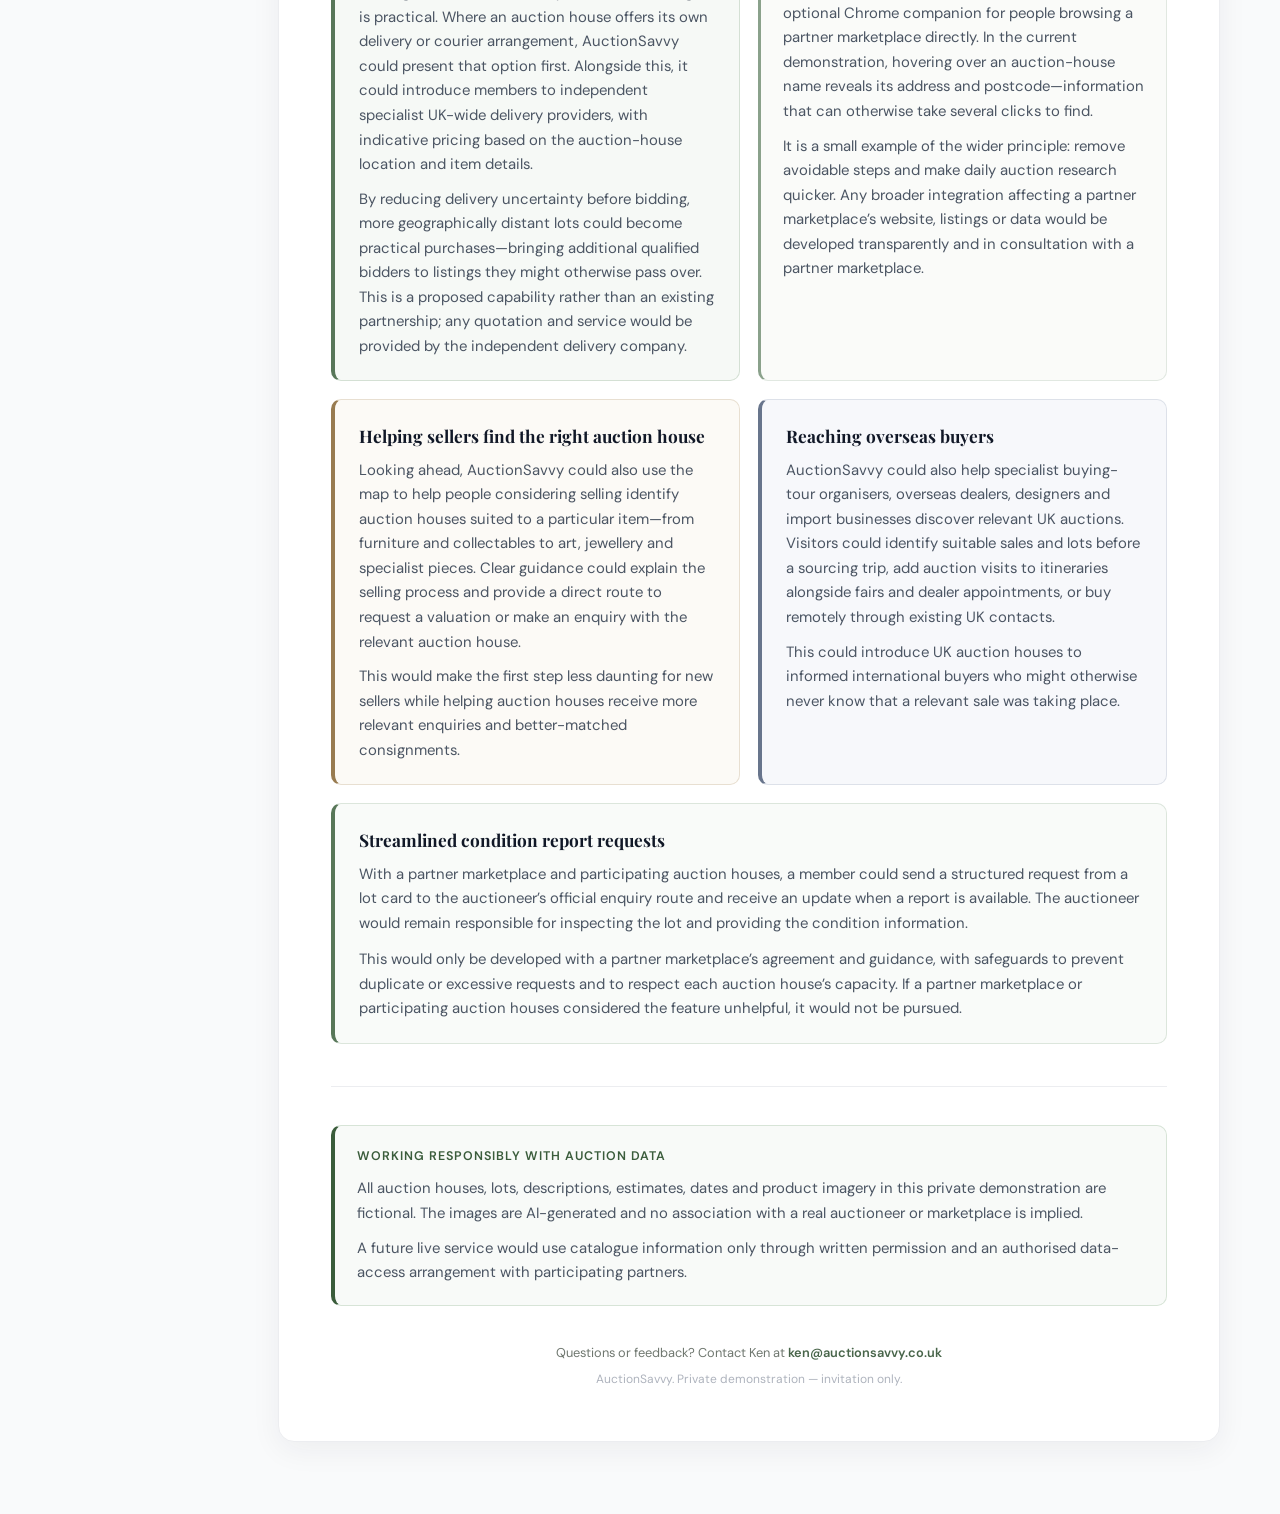
<file: about.html>
<!DOCTYPE html>
<html lang="en">
<head>
<meta charset="UTF-8">
<meta name="viewport" content="width=device-width, initial-scale=1.0">
<title>AuctionSavvy — About</title>
<meta name="robots" content="noindex, nofollow, noarchive, nosnippet">
<meta name="description" content="AuctionSavvy — a personalised morning briefing for discovering relevant a partner marketplace auction lots.">
<link rel="preconnect" href="https://fonts.googleapis.com">
<link href="https://fonts.googleapis.com/css2?family=Playfair+Display:wght@400;700&family=DM+Sans:wght@300;400;500;600&display=swap" rel="stylesheet">
<style>
  :root{--bg:#f9fafb;--panel:#fff;--ink:#1a1a18;--muted:#6b7280;--accent:#3a5c3b;--accent-soft:#e9ece9;--line:#ecedf0;--radius:10px}
  *{margin:0;padding:0;box-sizing:border-box}
  body{font-family:'DM Sans',sans-serif;background:var(--bg);color:#374151;line-height:1.65;min-height:100vh}
  /* ── SHARED HEADER CONTRACT (keep in sync with settings/index.html) ── */
  header{background:var(--panel);border-bottom:1px solid var(--line);padding:8px 24px;position:sticky;top:0;z-index:1000;backdrop-filter:blur(8px);flex-shrink:0}
  .headtop{display:grid;grid-template-columns:max-content minmax(0,520px) minmax(0,1fr) max-content;align-items:center;column-gap:12px;min-height:40px}.brand{display:flex;align-items:center;text-decoration:none}.brand h1{font-family:'Playfair Display',serif;font-size:1.25rem;font-weight:700;letter-spacing:-.01em;color:#111827;white-space:nowrap}.search-box{position:relative}.search-box-spacer{height:35px;visibility:hidden;pointer-events:none}.tagline{flex:0 1 480px;min-width:0;font-size:.78rem;color:#6b7280;margin:0;line-height:1.3;white-space:nowrap;overflow:hidden;text-overflow:ellipsis}
  .hrow2{min-height:26px;display:grid;grid-template-columns:minmax(0,1fr) max-content;align-items:center;column-gap:12px}.header-page-tools{min-width:0;display:flex;align-items:center;gap:8px 12px;flex-wrap:nowrap}.header-utility-nav{display:flex;align-items:center;gap:10px;white-space:nowrap}.header-utility-nav a{font-size:.72rem;color:var(--muted);text-decoration:none}.header-utility-nav a.on{color:var(--accent);font-weight:600}@media (hover:hover) and (pointer:fine){.header-utility-nav a:hover{color:var(--accent)}}
  .app-nav{display:inline-flex;grid-column:4;justify-self:end;padding:3px;gap:0;background:var(--accent-soft);border:1px solid var(--accent);border-radius:22px}.app-nav-link{font-size:.82rem;font-weight:700;padding:7px 18px;border-radius:18px;color:var(--accent);text-decoration:none;white-space:nowrap}.app-nav-link:hover{color:#fff;background:rgba(58,92,59,.55)}
  .about-main{padding:52px 20px 72px}
  .about-layout{max-width:1160px;width:100%;margin:0 auto;display:grid;grid-template-columns:190px minmax(0,1fr);gap:28px;align-items:start}
  .about-toc{position:sticky;top:88px;padding:18px 0 18px 2px}
  .about-toc-title{font-size:.68rem;color:#879083;text-transform:uppercase;letter-spacing:.1em;font-weight:700;margin:0 0 11px}
  .about-toc nav{display:flex;flex-direction:column;align-items:flex-start;gap:2px}
  .about-toc a{display:block;width:100%;padding:7px 10px;border-left:2px solid transparent;color:#778077;font-size:.78rem;line-height:1.3;text-decoration:none;transition:color .18s ease,border-color .18s ease,background .18s ease}
  .about-toc a:hover,.about-toc a.is-active{color:var(--accent);border-left-color:var(--accent);background:#f2f6f2}
  .journey-graphic{margin:24px 8px 0;padding-top:20px;border-top:1px solid #dde3dd;text-align:center}
  .journey-graphic figcaption{margin-bottom:11px;color:#879083;font-size:.66rem;font-weight:700;letter-spacing:.09em;text-transform:uppercase}
  .journey-sources{display:grid;grid-template-columns:1fr 1fr;gap:7px}
  .journey-node{min-width:0;background:#fff;border:1px solid #d8e2d8;border-radius:8px;padding:8px 5px;color:#526052;font-size:.62rem;line-height:1.25}
  .journey-node strong{display:block;margin-bottom:2px;color:#263d28;font-family:'Playfair Display',serif;font-size:.8rem}
  .journey-lines{display:block;width:100%;height:29px}
  .journey-lines path{fill:none;stroke:#79907a;stroke-width:1.6;vector-effect:non-scaling-stroke}
  .journey-opportunity{background:#eef4ee;border:1px solid #cfdccf;border-radius:8px;padding:8px 7px;color:#314d32;font-size:.68rem;font-weight:600;line-height:1.25}
  .journey-arrow{height:25px;color:#587759;font-size:1.05rem;line-height:25px}
  .journey-destination{background:#3a5c3b;border-radius:9px;padding:10px 7px;color:#fff;box-shadow:0 4px 12px rgba(58,92,59,.13)}
  .journey-destination strong{display:block;font-family:'Playfair Display',serif;font-size:.92rem}
  .journey-destination span{display:block;margin-top:3px;color:rgba(255,255,255,.82);font-size:.61rem;line-height:1.35}
  .wrap{min-width:0;background:#fff;border:1px solid #ecedf0;border-radius:16px;box-shadow:0 8px 30px rgba(30,35,45,.06);padding:52px}
  .reading-column{max-width:680px;margin-left:auto;margin-right:auto}
  .section-group{margin-top:42px;padding-top:38px;border-top:1px solid var(--line);scroll-margin-top:104px}
  .section-lead{max-width:680px;margin-left:auto;margin-right:auto}
  h1{font-family:'Playfair Display',serif;font-size:1.85rem;color:#111827;margin-bottom:6px;font-weight:700}
  .sub{color:#7b8290;font-size:.92rem;margin-bottom:32px}
  .hero-intro{font-size:1rem;color:#374151}
  .decision-summary{margin:22px 0;background:#f3f7f3;border-left:4px solid var(--accent);border-radius:0 10px 10px 0;padding:17px 20px;color:#314d32;font-size:.92rem}
  .partner-reassurance{margin:22px 0 24px;background:#fbfcfa;border:1px solid #d7e4d7;border-radius:10px;padding:20px 22px}
  .partner-reassurance h2{margin-top:0}
  .partner-reassurance ul{display:grid;gap:7px}
  .partner-reassurance li{position:relative;padding:0 0 0 22px}
  .partner-reassurance li::before{content:"✓";position:absolute;left:0;color:var(--accent);font-weight:700}
  h2{font-size:.78rem;color:#3a5c3b;margin:28px 0 10px;text-transform:uppercase;letter-spacing:.08em;font-weight:600}
  p{font-size:.93rem;color:#4b5563;margin-bottom:12px}
  .wrap a{color:#4b6b8a;text-decoration:none}
  .wrap a:hover{text-decoration:underline}
  ul{list-style:none;padding:0}
  ul li{padding:5px 0;font-size:.9rem;color:#4b5563}
  ul li::before{content:"— ";color:#3a5c3b}
  .partner-box{margin-top:28px;background:#f8faf8;border:1px solid #d7e4d7;border-left:4px solid #3a5c3b;border-radius:10px;padding:20px 22px}
  .partner-box h2{margin-top:0}
  .partner-box p{margin-bottom:10px}
  .partner-box p:last-child{margin-bottom:0}
  .monitoring-box{margin-top:16px;background:#fbfcfa;border:1px solid #dfe6df;border-left:4px solid #6f8f70;border-radius:10px;padding:20px 22px}
  .monitoring-box h2{margin-top:0}
  .monitoring-box p{margin-bottom:10px}
  .monitoring-box p:last-child{margin-bottom:0}
  .companion-box{margin-top:28px;background:#fafbf9;border:1px solid #e1e8e1;border-left:3px solid #8aa18b;border-radius:10px;padding:18px 22px}
  .companion-box h2{margin-top:0}
  .companion-box p{margin-bottom:10px}
  .companion-box p:last-child{margin-bottom:0}
  .morning-check{margin:30px 0 0;background:#f3f7f3;border:1px solid #d5e1d5;border-left:4px solid #3a5c3b;border-radius:10px;padding:24px 26px}
  .morning-check h2{margin-top:0}
  .morning-check p:last-child{margin-bottom:0;color:#314d32}
  .feature-grid{display:grid;grid-template-columns:repeat(2,minmax(0,1fr));gap:18px;margin-top:20px}
  .feature-panel{background:#fbfcfa;border:1px solid #dfe6df;border-radius:10px;padding:22px 24px}
  .feature-panel h2{margin-top:0}
  .feature-panel p:last-child{margin-bottom:0}
  .feature-wanted{grid-column:1/-1;background:#f3f7f3;border-left:4px solid var(--accent)}
  .function-list{margin:14px 0 0}
  .function-list>div{display:grid;grid-template-columns:minmax(112px,.38fr) minmax(0,1fr);gap:14px;padding:11px 0;border-top:1px solid #e3e8e3}
  .function-list>div:first-child{border-top:0;padding-top:0}
  .function-list dt{font-weight:700;color:#253d27}
  .function-list dd{margin:0;color:#4b5563;line-height:1.48}
  .function-status{display:inline-block;margin-left:5px;padding:1px 6px;border-radius:999px;background:#f3eadb;color:#795b2d;font-size:.64rem;font-weight:700;letter-spacing:.02em;vertical-align:1px}
  .feature-guide-intro{max-width:780px;margin-bottom:0}
  .working-demo-box{margin-top:20px;background:#eef5ee;border:1px solid #c8d9c9;border-left:5px solid #3a5c3b;border-radius:10px;padding:24px 26px}
  .working-demo-box h2{margin-top:0}
  .working-demo-box p{max-width:780px}
  .working-demo-box p:last-child{margin-bottom:0}
  .discovery-box{margin-top:42px;background:#f6f9f6;border:1px solid #d4e0d4;border-left:4px solid #587759;border-radius:10px;padding:24px 26px;scroll-margin-top:104px}
  .discovery-box h2{margin-top:0}
  .discovery-box p{max-width:740px}
  .discovery-box p:last-child{margin-bottom:0}
  .roadmap-intro{margin-bottom:18px}
  .roadmap-grid{display:grid;grid-template-columns:repeat(2,minmax(0,1fr));gap:18px}
  .roadmap-panel{background:#fbfcfa;border:1px solid #dfe6df;border-radius:10px;padding:22px 24px}
  .roadmap-panel h3{font-family:'Playfair Display',serif;font-size:1.08rem;color:#111827;margin:0 0 7px}
  .roadmap-panel>p{margin-bottom:12px}
  .roadmap-panel ul{display:grid;gap:4px}
  .roadmap-panel li{position:relative;padding:4px 0 4px 22px}
  .roadmap-panel li::before{content:"✓";position:absolute;left:0;color:var(--accent);font-weight:700}
  .roadmap-future{background:#fcfaf6;border-color:#e8dfd1}
  .roadmap-future li::before{content:"○";color:#987b50}
  .rare-watch{grid-column:1/-1;background:#f3f7f3;border:1px solid #cfdccf;border-left:5px solid var(--accent);border-radius:10px;padding:24px 26px}
  .rare-watch h3{font-family:'Playfair Display',serif;font-size:1.18rem;color:#111827;margin:0 0 7px}
  .rare-watch p{max-width:790px}
  .rare-watch p:last-child{margin-bottom:0}
  .rare-watch-label{display:inline-block;margin-bottom:10px;padding:3px 8px;border-radius:999px;background:#fff;border:1px solid #c8d9c9;color:#315333;font-size:.68rem;font-weight:700;letter-spacing:.04em;text-transform:uppercase}
  .membership-intro{margin-bottom:18px}
  .tiers{display:grid;grid-template-columns:repeat(3,minmax(0,1fr));gap:16px}
  .tier-panel{background:#fbfcfa;border:1px solid #dfe6df;border-radius:10px;padding:20px 22px}
  .tier-panel h3{font-family:'Playfair Display',serif;font-size:1.08rem;color:#111827;margin:0 0 7px}
  .tier-panel p{margin-bottom:10px}
  .tier-panel p:last-child{margin-bottom:0}
  .tier-free{background:#fcfaf6;border-color:#e8dfd1}
  .tier-collector{background:#f9fbf9;border-color:#dce6dc}
  .tier-trade{background:#f4f8f4;border-color:#cfdccf;border-left:4px solid #3a5c3b}
  .support-grid{display:grid;grid-template-columns:repeat(2,minmax(0,1fr));gap:18px;margin-top:42px;scroll-margin-top:104px}
  .intelligent-search-box{grid-column:1/-1;background:#f8faf8;border:1px solid #d7e4d7;border-left:5px solid #587759;border-radius:10px;padding:24px 26px}
  .intelligent-search-box p{max-width:780px;margin-bottom:10px}
  .intelligent-search-box p:last-child{margin-bottom:0}
  .planner-box{grid-column:1/-1;background:#f3f7f3;border:1px solid #cfdccf;border-left:5px solid #3a5c3b;border-radius:10px;padding:24px 26px}
  .planner-box p{max-width:780px;margin-bottom:10px}
  .planner-box p:last-child{margin-bottom:0}
  .delivery-box{margin-top:0;background:#f6f9f6;border:1px solid #d4e0d4;border-left:4px solid #587759;border-radius:10px;padding:22px 24px}
  .delivery-box h2{margin-top:0}
  .delivery-box p{margin-bottom:10px}
  .delivery-box p:last-child{margin-bottom:0}
  .support-grid .companion-box{margin-top:0}
  .seller-box,.overseas-box{background:#fcfaf6;border:1px solid #e8dfd1;border-left:4px solid #987b50;border-radius:10px;padding:22px 24px}
  .overseas-box{background:#f7f8fb;border-color:#dde1e9;border-left-color:#68758c}
  .seller-box p,.overseas-box p{margin-bottom:10px}
  .seller-box p:last-child,.overseas-box p:last-child{margin-bottom:0}
  .condition-box{grid-column:1/-1;background:#f9fbf9;border:1px solid #dce6dc;border-left:4px solid #587759;border-radius:10px;padding:22px 24px}
  .condition-box p:last-child{margin-bottom:0}
  .feature-panel h2,.working-demo-box h2,.tier-panel h3,.intelligent-search-box h2,.planner-box h2,.delivery-box h2,.companion-box h2,.seller-box h2,.overseas-box h2,.condition-box h2{font-family:'Playfair Display',serif;font-size:1.08rem;color:#111827;text-transform:none;letter-spacing:normal;font-weight:700;margin:0 0 7px}
  .stewardship-group .partner-box{margin-top:0}
  .footer{margin-top:36px;font-size:.75rem;color:#aeb3bd;text-align:center}
  .footer-contact{margin-bottom:7px;color:#6f776f;font-size:.8rem}
  .footer-contact a{color:#48654a;font-weight:600;text-decoration:none}
  .footer-contact a:hover,.footer-contact a:focus{text-decoration:underline}
  @media(max-width:900px){.about-main{padding:32px 16px 56px}.about-layout{display:block}.about-toc{display:none}.feature-grid,.tiers,.support-grid,.roadmap-grid{grid-template-columns:1fr}.rare-watch{grid-column:auto}.wrap{padding:40px}.section-group,.discovery-box,.support-grid{scroll-margin-top:24px}}
  @media(max-width:800px){header{position:static;padding:8px 12px}.headtop{grid-template-columns:max-content minmax(0,1fr) max-content;column-gap:10px;min-height:33px}.brand h1{font-size:.88rem}.app-nav{grid-column:auto;justify-self:auto;padding:2px}.app-nav-link{font-size:.64rem;padding:4px 9px}.tagline{display:none}.search-box-spacer{height:33px}.hrow2{min-height:23px;column-gap:8px}.header-page-tools{gap:6px 8px}.header-utility-nav{gap:6px}.header-utility-nav a{font-size:.62rem}.about-main{padding:22px 10px 42px}.wrap{padding:30px 20px;border-radius:12px}.section-group{margin-top:32px;padding-top:28px}.feature-grid,.support-grid,.roadmap-grid{gap:14px}.feature-panel,.tier-panel,.roadmap-panel,.rare-watch,.intelligent-search-box,.planner-box,.delivery-box,.companion-box,.seller-box,.overseas-box,.condition-box{padding:20px}.function-list>div{grid-template-columns:1fr;gap:3px}.morning-check,.working-demo-box,.discovery-box,.partner-box,.monitoring-box,.partner-reassurance{padding:20px}.decision-summary{padding:16px 18px}.discovery-box,.support-grid{margin-top:32px}}
  @media(max-width:380px){.about-main{padding-left:8px;padding-right:8px}.wrap{padding:25px 16px}h1{font-size:1.62rem}p{font-size:.9rem}.app-nav-link{padding-left:7px;padding-right:7px}.header-utility-nav{gap:5px}}
</style>
<link rel="stylesheet" href="assets/header.css">
<script src="assets/header.js" defer></script>
</head>
<body>
<!-- ── PRIVATE DEMO LOGIN GATE ───────────────────────────────────────── -->
<div id="demo-gate">
  <div id="demo-gate-card">
    <h2>AuctionSavvy</h2>
    <p class="dg-sub">🔒 Private demonstration — not open to the public.<br>Access is by invitation only.</p>
    <form id="demo-gate-form">
      <input type="password" id="demo-gate-pw" placeholder="Password" autocomplete="current-password" autofocus>
      <button type="submit">Enter demo</button>
    </form>
    <p class="dg-err" id="demo-gate-err"></p>
  </div>
</div>
<style>
#demo-gate{position:fixed;inset:0;z-index:99999;background:#f9fafb;display:flex;align-items:center;justify-content:center;font-family:'DM Sans',sans-serif}
#demo-gate-card{background:#fff;border:1px solid #ecedf0;border-radius:14px;box-shadow:0 8px 30px rgba(20,30,40,.08);padding:38px 40px;text-align:center;max-width:340px;width:90%}
#demo-gate-card h2{font-family:'Playfair Display',serif;font-size:1.3rem;color:#111827;margin:0 0 6px}
#demo-gate-card .dg-sub{font-size:.8rem;color:#6b7280;line-height:1.5;margin:0 0 18px}
#demo-gate-pw{width:100%;padding:10px 14px;border:1px solid #d1d5db;border-radius:8px;font-size:.9rem;font-family:inherit;outline:none;margin-bottom:10px;box-sizing:border-box}
#demo-gate-pw:focus{border-color:#3a5c3b}
#demo-gate-form button{width:100%;padding:10px 14px;border:none;border-radius:20px;background:#3a5c3b;color:#fff;font-size:.85rem;font-weight:600;font-family:inherit;cursor:pointer}
#demo-gate-form button:hover{background:#2c4a2d}
.dg-err{font-size:.75rem;color:#b91c1c;min-height:1em;margin:10px 0 0}
body.gate-locked{overflow:hidden}
</style>
<script>
(function(){
  var GATE_HASH='66a1a83686ae998b35ca2600ee0c620410d3975904243bae29f70ed5c6a6c547';
  var KEY='ah_demo_ok';
  function unlock(){var g=document.getElementById('demo-gate');if(g)g.remove();document.body.classList.remove('gate-locked');}
  if(localStorage.getItem(KEY)===GATE_HASH){unlock();return;}
  document.body.classList.add('gate-locked');
  async function sha256(s){var b=await crypto.subtle.digest('SHA-256',new TextEncoder().encode(s));return Array.from(new Uint8Array(b)).map(function(x){return x.toString(16).padStart(2,'0')}).join('');}
  document.getElementById('demo-gate-form').addEventListener('submit',async function(e){
    e.preventDefault();
    var pw=document.getElementById('demo-gate-pw').value;
    var h=await sha256(pw);
    if(h===GATE_HASH){localStorage.setItem(KEY,h);unlock();}
    else{document.getElementById('demo-gate-err').textContent='Incorrect password.';document.getElementById('demo-gate-pw').value='';}
  });
})();
</script>

<header class="as-header">
  <div class="as-top">
    <a aria-label="AuctionSavvy Lots" class="brand" href="finds/">
<h1>AuctionSavvy</h1>
</a>
    <div class="as-middle"><p class="as-description">Personalised a partner marketplace lot discovery and UK auction-house planning</p></div>
    <nav aria-label="App pages" class="app-nav">
<a class="app-nav-link" href="houses/">Map</a>
<a class="app-nav-link" href="finds/">Lots</a>
</nav>
  </div>
  <div class="as-bottom">
    <div class="as-page-controls"></div>
    <nav aria-label="Utility pages" class="as-utilities">
<a aria-current="page" class="on" href="about.html">About</a>
<a href="settings/">Edit</a>
<a class="private-proposal-link" href="proposal.html">Private Proposal</a>
</nav>
  </div>
</header>

<main class="about-main"><div class="about-layout">
  <aside class="about-toc" aria-label="About page sections">
    <p class="about-toc-title">On this page</p>
    <nav>
      <a class="is-active" href="#introduction">Introduction</a>
      <a href="#tools">Feature guide</a>
      <a href="#discovery">Supporting discovery</a>
      <a href="#functions">Current &amp; future</a>
      <a href="#membership">Membership</a>
      <a href="#support">Additional tools</a>
      <a href="#stewardship">Responsible data use</a>
    </nav>
    <figure class="journey-graphic" aria-label="Lots and Map help buyers identify a promising opportunity before continuing to a partner marketplace for the official catalogue, registration and bidding.">
      <figcaption>Discovery journey</figcaption>
      <div class="journey-sources">
        <div class="journey-node"><strong>Lots</strong>Relevant items</div>
        <div class="journey-node"><strong>Map</strong>Houses and sales</div>
      </div>
      <svg class="journey-lines" viewBox="0 0 160 29" preserveAspectRatio="none" aria-hidden="true" focusable="false">
        <path d="M38 1 L80 28 L122 1"></path>
      </svg>
      <div class="journey-opportunity">Promising opportunity</div>
      <div class="journey-arrow" aria-hidden="true">↓</div>
      <div class="journey-destination"><strong>a partner marketplace</strong><span>Official catalogue<br>Register · Bid</span></div>
    </figure>
  </aside>
  <div class="wrap">
  <div class="reading-column" id="introduction">
    <h1>AuctionSavvy</h1>
    <div class="sub"><strong>A personalised morning briefing for a partner marketplace auction lots</strong></div>

    <p class="hero-intro"><strong>AuctionSavvy helps motivated dealers and collectors find relevant a partner marketplace lots faster</strong>—then sends them to a partner marketplace to view and bid.</p>

    <section class="partner-reassurance" aria-labelledby="for-partner-title">
      <h2 id="for-partner-title">For auction partners</h2>
      <ul>
        <li>a partner marketplace remains the official catalogue, registration and bidding destination. No transaction takes place on AuctionSavvy, and every lot links to its official a partner marketplace listing.</li>
        <li>AuctionSavvy is designed to generate additional qualified traffic by promoting the service to dealers and collectors, including people who may not currently visit a partner marketplace regularly.</li>
        <li>It is designed to create value for existing members too—helping current a partner marketplace bidders find relevant lots faster and encouraging them to return more regularly and bid more often.</li>
        <li>Any live service would operate under an agreed data-access arrangement.</li>
      </ul>
    </section>

    <p>Instead of repeatedly reviewing broad search results, users choose the types of items, locations and auction houses that matter to them. AuctionSavvy then presents relevant new lots in a simple, time-sensitive briefing—a useful starting point, without attempting to replace a partner marketplace’s catalogue, search or bidding service.</p>

    <section class="morning-check">
      <h2>Designed for a ten-minute morning check</h2>
      <p>In around ten minutes, a dealer or collector should be able to see what is new within their chosen interests, what is local, what is selling soon and what may match a customer request or personal collecting priority—then follow any promising item straight through to a partner marketplace.</p>
      <p>Everything AuctionSavvy develops follows the same principle: plain language, sensible defaults, minimal setup and only the controls that make finding and assessing items quicker.</p>
      <p><strong>a partner marketplace runs the auctions. AuctionSavvy helps busy dealers and collectors decide what deserves their attention.</strong></p>
    </section>
  </div>

  <section class="section-group" id="tools">
    <div class="section-lead">
      <h2>What you can do in this demonstration</h2>
      <p class="feature-guide-intro">A quick guide to each main control and what happens when it is selected. Everything below is working in the demonstration unless it is marked <strong>Planned</strong>.</p>
    </div>
    <div class="feature-grid">
      <section class="feature-panel">
        <h2>Lots page</h2>
        <dl class="function-list">
          <div><dt>Daily Search Terms</dt><dd>The broad interests used to create the morning briefing. Hover over the label to see the current terms; members would choose their own.</dd></div>
          <div><dt>Search items below</dt><dd>Type a word or phrase to filter the lots already shown in the briefing.</dd></div>
          <div><dt>Local</dt><dd>Shows lots from the auction houses selected as local. The number alongside it shows the current total—10 in this fictional demonstration.</dd></div>
          <div><dt>UK Today</dt><dd>Shows matching lots in UK auctions taking place on the briefing date. This fictional demonstration contains 3.</dd></div>
          <div><dt>UK Later</dt><dd>Shows matching lots in later UK auctions. This fictional demonstration contains 17.</dd></div>
          <div><dt>Refined Search</dt><dd>A second, more precise filter for particular items. Switch it on or off; hover to see the active phrases and use Edit to change them. The number shows possible matches in the selected group.</dd></div>
          <div><dt>Lot cards</dt><dd>Each card shows the image, title, auction house, postcode, lot number, available price information and sale date. Select a card to open the official a partner marketplace listing.</dd></div>
          <div><dt>Desktop mini-map</dt><dd>Hover over a lot to highlight its auction-house location and show the house name, address, postcode and sale date.</dd></div>
          <div><dt>Reminder bell <span class="function-status">Planned</span></dt><dd>Demonstrates a future auction-day email reminder containing the official a partner marketplace lot link, with a possible second reminder shortly before the sale begins.</dd></div>
        </dl>
      </section>

      <section class="feature-panel">
        <h2>Map page</h2>
        <dl class="function-list">
          <div><dt>Now</dt><dd>Shows auction houses with an auction taking place within the next three days.</dd></div>
          <div><dt>Soon</dt><dd>Shows auction houses with an auction taking place within the next fourteen days.</dd></div>
          <div><dt>Later</dt><dd>Shows auction houses with any forthcoming auction date currently recorded.</dd></div>
          <div><dt>All</dt><dd>Shows every mapped auction house, including houses without a forthcoming date in the current snapshot.</dd></div>
          <div><dt>House list</dt><dd>The list on the right follows the selected map view. Search it by auction-house name or location, then select a house to find it on the map.</dd></div>
          <div><dt>Kept up to date</dt><dd>With authorised a partner marketplace information, the live directory would be kept current as new auction houses join and existing details change.</dd></div>
          <div><dt>House details</dt><dd>Select a marker or list entry to see the address, forthcoming sale information and a direct link to the official auction page.</dd></div>
        </dl>
      </section>

      <section class="feature-panel feature-wanted">
        <h2>Edit and personalisation</h2>
        <dl class="function-list">
          <div><dt>Daily Search Terms</dt><dd>Review the broad terms that decide which types of lots enter the briefing. The demonstration shows a controlled review-and-save process for changing them.</dd></div>
          <div><dt>Refined Search phrases</dt><dd>Add, edit, pause or remove specific wanted-item phrases. In this demonstration they are saved only in the user’s browser and are not uploaded.</dd></div>
          <div><dt>How the two searches work together</dt><dd>Daily Search Terms build the broad morning briefing; Refined Search narrows that briefing further when the user wants to concentrate on specific current requirements.</dd></div>
        </dl>
      </section>
    </div>

    <section class="working-demo-box">
      <h2>A working demonstration, not a fixed catalogue</h2>
      <p>The version presented to a partner marketplace will be intentionally frozen as a stable demonstration snapshot, but the processes behind it are not static. When supplied with fresh information, they automatically identify relevant lots, remove duplicates, match houses and locations, rebuild the briefing and update the map. With an authorised a partner marketplace feed, the same processes could organise supplied catalogue data reliably, at greater scale and around each member’s individual preferences.</p>
    </section>
  </section>

  <section class="discovery-box" id="discovery">
    <h2>Supporting discovery on a partner marketplace</h2>
    <p>AuctionSavvy’s personalised briefing is a starting point, not a replacement for wider browsing on a partner marketplace. Members could keep their interests broad and change them easily, while the rotating Daily Showcase would introduce non-members to different categories and encourage exploration beyond a fixed shortlist.</p>
    <p>For auction partners, the benefit could work in both directions: new dealers and collectors discovering the platform through AuctionSavvy’s own promotion, and existing customers finding relevant lots faster—returning more regularly and bidding more often. AuctionSavvy would not compete for the transaction; it would be an additional route through which relevant, motivated buyers reach a partner marketplace.</p>
  </section>

  <section class="section-group" id="functions">
    <div class="section-lead">
      <h2>Current functions and future functions</h2>
      <p class="roadmap-intro">This working list separates what can be explored in the private demonstration from ideas that would require further development, authorised catalogue information or commercial partnerships. It can be expanded as AuctionSavvy develops.</p>
    </div>
    <div class="roadmap-grid">
      <section class="roadmap-panel">
        <h3>Working in the demonstration</h3>
        <p>The present prototype demonstrates the main discovery journey using entirely fictional data.</p>
        <ul>
          <li>Lots grouped into Local, UK Today and UK Later briefings.</li>
          <li>Search and refined wanted-item filtering.</li>
          <li>Lot-card details with a hover location on the desktop mini-map.</li>
          <li>A UK map of auction houses grouped by forthcoming sale date.</li>
          <li>Browser-based editing of search terms and wanted-item phrases.</li>
          <li>Clear routes from discovery to an official partner catalogue in a future authorised service.</li>
        </ul>
      </section>
      <section class="roadmap-panel roadmap-future">
        <h3>Future functions under consideration</h3>
        <p>These are product directions rather than promises and would be prioritised with auction and data partners.</p>
        <ul>
          <li>Personalised morning briefings delivered by email.</li>
          <li>Auction-day reminders and important-lot alerts.</li>
          <li>AI-assisted search setup and reference-image matching.</li>
          <li>Journey, collection and buying-tour planning.</li>
          <li>Delivery guidance, seller introductions and condition-report requests.</li>
          <li>Tools for specialist dealers, designers and overseas buyers.</li>
        </ul>
      </section>
      <section class="rare-watch">
        <span class="rare-watch-label">Possible standalone subscription</span>
        <h3>Rare Item Watch</h3>
        <p>Some collectors and specialist dealers do not need a daily briefing. They may be searching for one precisely defined object that appears at auction only a few times a year. Rare Item Watch would let them describe that object in detail—using maker, period, material, dimensions, identifying features, exclusions and, where useful, a reference image.</p>
        <p>AuctionSavvy would quietly monitor authorised catalogues and send an email only when a credible match appeared. There would be no routine “nothing found” message. The value would be continuous monitoring across many auctions, not the number of emails received.</p>
        <p>This could be offered separately from the main AuctionSavvy membership, with simple options such as one active watch, a small Collector package or a larger Dealer package. Its promise would be straightforward: <strong>tell us what you have been searching years for, and we will keep watching.</strong></p>
      </section>
    </div>
  </section>

  <section class="section-group" id="membership">
    <div class="section-lead">
      <h2>Access and membership</h2>
      <p class="membership-intro">For discussion only, and subject to an agreed a partner marketplace partnership and authorised data feed, one possible structure would use three simple tiers. Final features, access rules and pricing would be agreed later.</p>
    </div>
  <div class="tiers">
    <section class="tier-panel tier-free">
      <h3>Free</h3>
      <p>Access to the UK auction-house map, upcoming sale dates and a limited Daily Showcase rotating between featured categories. It would demonstrate the discovery journey without personal searches, alerts or a complete personalised briefing.</p>
    </section>
    <section class="tier-panel tier-collector">
      <h3>Collector</h3>
      <p>A personalised morning briefing built from the member’s chosen interests, preferred auction houses and location, with AI-assisted setup for Daily Search Terms, simple controls and auction reminders. It would be designed for collectors and other serious private buyers.</p>
    </section>
    <section class="tier-panel tier-trade">
      <h3>Trade</h3>
      <p>Everything in Collector, plus professional sourcing tools such as multiple wanted-item requests, AI-assisted matching, morning reports and a future AI Journey &amp; Collection Planner developed with a partner marketplace.</p>
      <p>A private AI-assisted trial is already testing this workflow. A future member service would normally let users add, edit and remove wanted items directly inside AuctionSavvy, with optional import of relevant product requirements from a message. Human review, direct a partner marketplace links and appropriate privacy, security and authorised-data arrangements would remain central.</p>
    </section>
  </div>
  </section>

  <div class="support-grid" id="support">
    <section class="intelligent-search-box">
      <h2>AI-assisted setup for Daily Search Terms</h2>
      <p>Members should be able to describe a broad interest without compiling a long list of keywords themselves. Entering <strong>“ceramics”</strong>, for example, could prompt AuctionSavvy to suggest pottery, porcelain, chinaware, stoneware, earthenware, studio pottery and other associated terms.</p>
      <p>The member would accept, remove or edit the suggestions before saving them. Only those approved terms would be used to build the daily briefing, keeping the results transparent, predictable and easy to correct without asking AI to judge every incoming lot. Daily Search Terms would remain the broad selection; Refined Search would be the more precise layer for a particular object or active requirement.</p>
    </section>

    <section class="planner-box">
      <h2>AI Journey &amp; Collection Planner</h2>
      <p>A future Trade feature could develop AuctionSavvy from a morning discovery tool into a continuous planning companion. A dealer might say, “I’m travelling to Newcastle on Thursday.” The assistant could ask a few useful questions, then combine saved interests and current commitments with relevant lots, auction dates, collection windows and travel information to suggest an efficient plan.</p>
      <p>Rather than sending isolated alerts, it could keep the plan up to date as new opportunities or commitments appear—highlighting worthwhile diversions, compatible collections and auctions that fit the journey. Members would choose what the assistant remembers and could edit or delete it at any time. A live version would require authorised auction information and suitable mapping and collection data.</p>
    </section>

    <section class="delivery-box">
      <h2>UK-wide delivery support</h2>
      <p>Finding a suitable item is only useful if collecting it is practical. Where an auction house offers its own delivery or courier arrangement, AuctionSavvy could present that option first. Alongside this, it could introduce members to independent specialist UK-wide delivery providers, with indicative pricing based on the auction-house location and item details.</p>
      <p>By reducing delivery uncertainty before bidding, more geographically distant lots could become practical purchases—bringing additional qualified bidders to listings they might otherwise pass over. This is a proposed capability rather than an existing partnership; any quotation and service would be provided by the independent delivery company.</p>
    </section>

    <section class="companion-box">
      <h2>Chrome companion</h2>
      <p>Alongside the main service, AuctionSavvy has an optional Chrome companion for people browsing a partner marketplace directly. In the current demonstration, hovering over an auction-house name reveals its address and postcode—information that can otherwise take several clicks to find.</p>
      <p>It is a small example of the wider principle: remove avoidable steps and make daily auction research quicker. Any broader integration affecting a partner marketplace’s website, listings or data would be developed transparently and in consultation with a partner marketplace.</p>
    </section>

    <section class="seller-box">
      <h2>Helping sellers find the right auction house</h2>
      <p>Looking ahead, AuctionSavvy could also use the map to help people considering selling identify auction houses suited to a particular item—from furniture and collectables to art, jewellery and specialist pieces. Clear guidance could explain the selling process and provide a direct route to request a valuation or make an enquiry with the relevant auction house.</p>
      <p>This would make the first step less daunting for new sellers while helping auction houses receive more relevant enquiries and better-matched consignments.</p>
    </section>

    <section class="overseas-box">
      <h2>Reaching overseas buyers</h2>
      <p>AuctionSavvy could also help specialist buying-tour organisers, overseas dealers, designers and import businesses discover relevant UK auctions. Visitors could identify suitable sales and lots before a sourcing trip, add auction visits to itineraries alongside fairs and dealer appointments, or buy remotely through existing UK contacts.</p>
      <p>This could introduce UK auction houses to informed international buyers who might otherwise never know that a relevant sale was taking place.</p>
    </section>

    <section class="condition-box">
      <h2>Streamlined condition report requests</h2>
      <p>With a partner marketplace and participating auction houses, a member could send a structured request from a lot card to the auctioneer’s official enquiry route and receive an update when a report is available. The auctioneer would remain responsible for inspecting the lot and providing the condition information.</p>
      <p>This would only be developed with a partner marketplace’s agreement and guidance, with safeguards to prevent duplicate or excessive requests and to respect each auction house’s capacity. If a partner marketplace or participating auction houses considered the feature unhelpful, it would not be pursued.</p>
    </section>
  </div>

  <section class="section-group stewardship-group" id="stewardship">
    <div class="partner-box">
      <h2>Working responsibly with auction data</h2>
      <p>All auction houses, lots, descriptions, estimates, dates and product imagery in this private demonstration are fictional. The images are AI-generated and no association with a real auctioneer or marketplace is implied.</p><p>A future live service would use catalogue information only through written permission and an authorised data-access arrangement with participating partners.</p>
    </div>
  </section>


  <div class="footer">
    <div class="footer-contact">Questions or feedback? Contact Ken at <a href="mailto:ken@auctionsavvy.co.uk">ken@auctionsavvy.co.uk</a></div>
    <div>AuctionSavvy. Private demonstration — invitation only.</div>
  </div>
</div></div></main>
<script>
(function(){
  var links=Array.prototype.slice.call(document.querySelectorAll('.about-toc a'));
  var sections=links.map(function(link){return document.querySelector(link.getAttribute('href'));}).filter(Boolean);
  if(!('IntersectionObserver' in window)||!sections.length)return;
  var observer=new IntersectionObserver(function(entries){
    var visible=entries.filter(function(entry){return entry.isIntersecting;}).sort(function(a,b){return a.boundingClientRect.top-b.boundingClientRect.top;});
    if(!visible.length)return;
    var id=visible[0].target.id;
    links.forEach(function(link){
      var active=link.getAttribute('href')==='#'+id;
      link.classList.toggle('is-active',active);
      if(active)link.setAttribute('aria-current','location');else link.removeAttribute('aria-current');
    });
  },{rootMargin:'-20% 0px -68% 0px',threshold:0});
  sections.forEach(function(section){observer.observe(section);});
})();
</script>
</body>
</html>
</file>
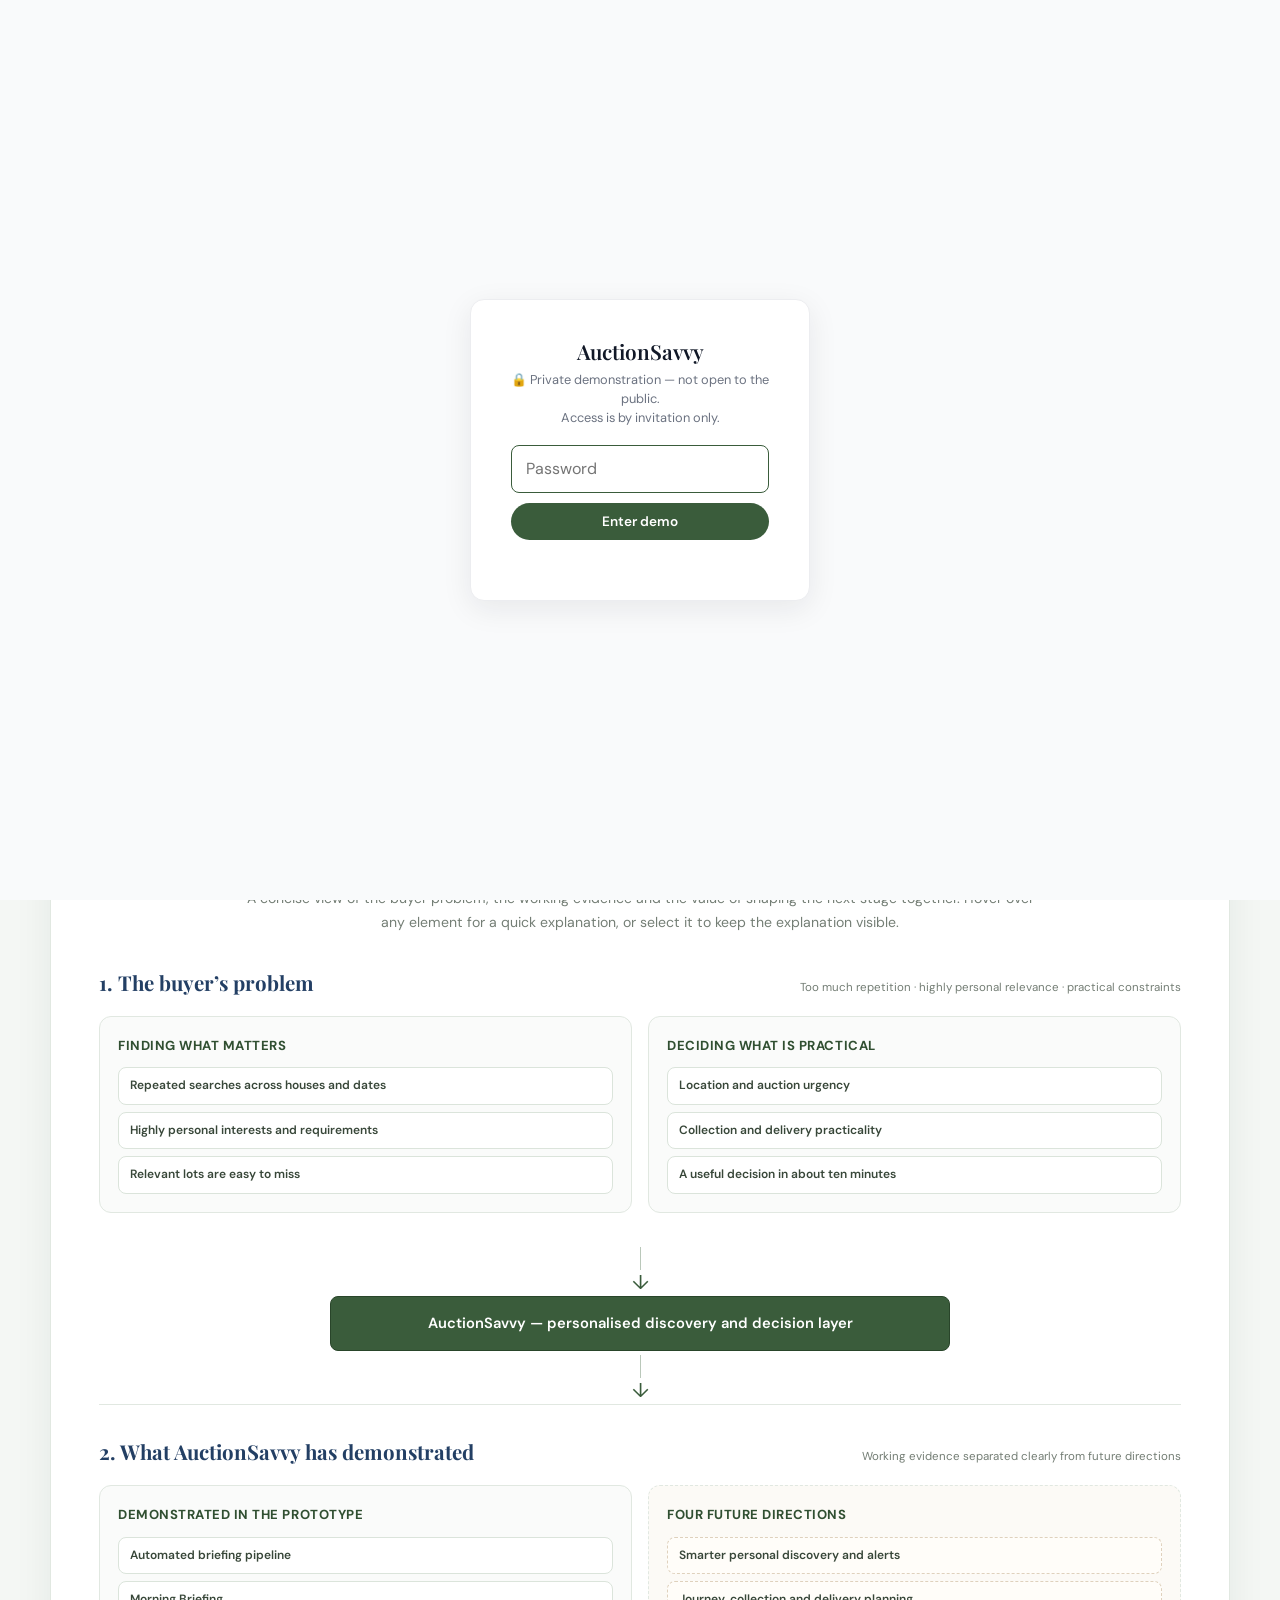
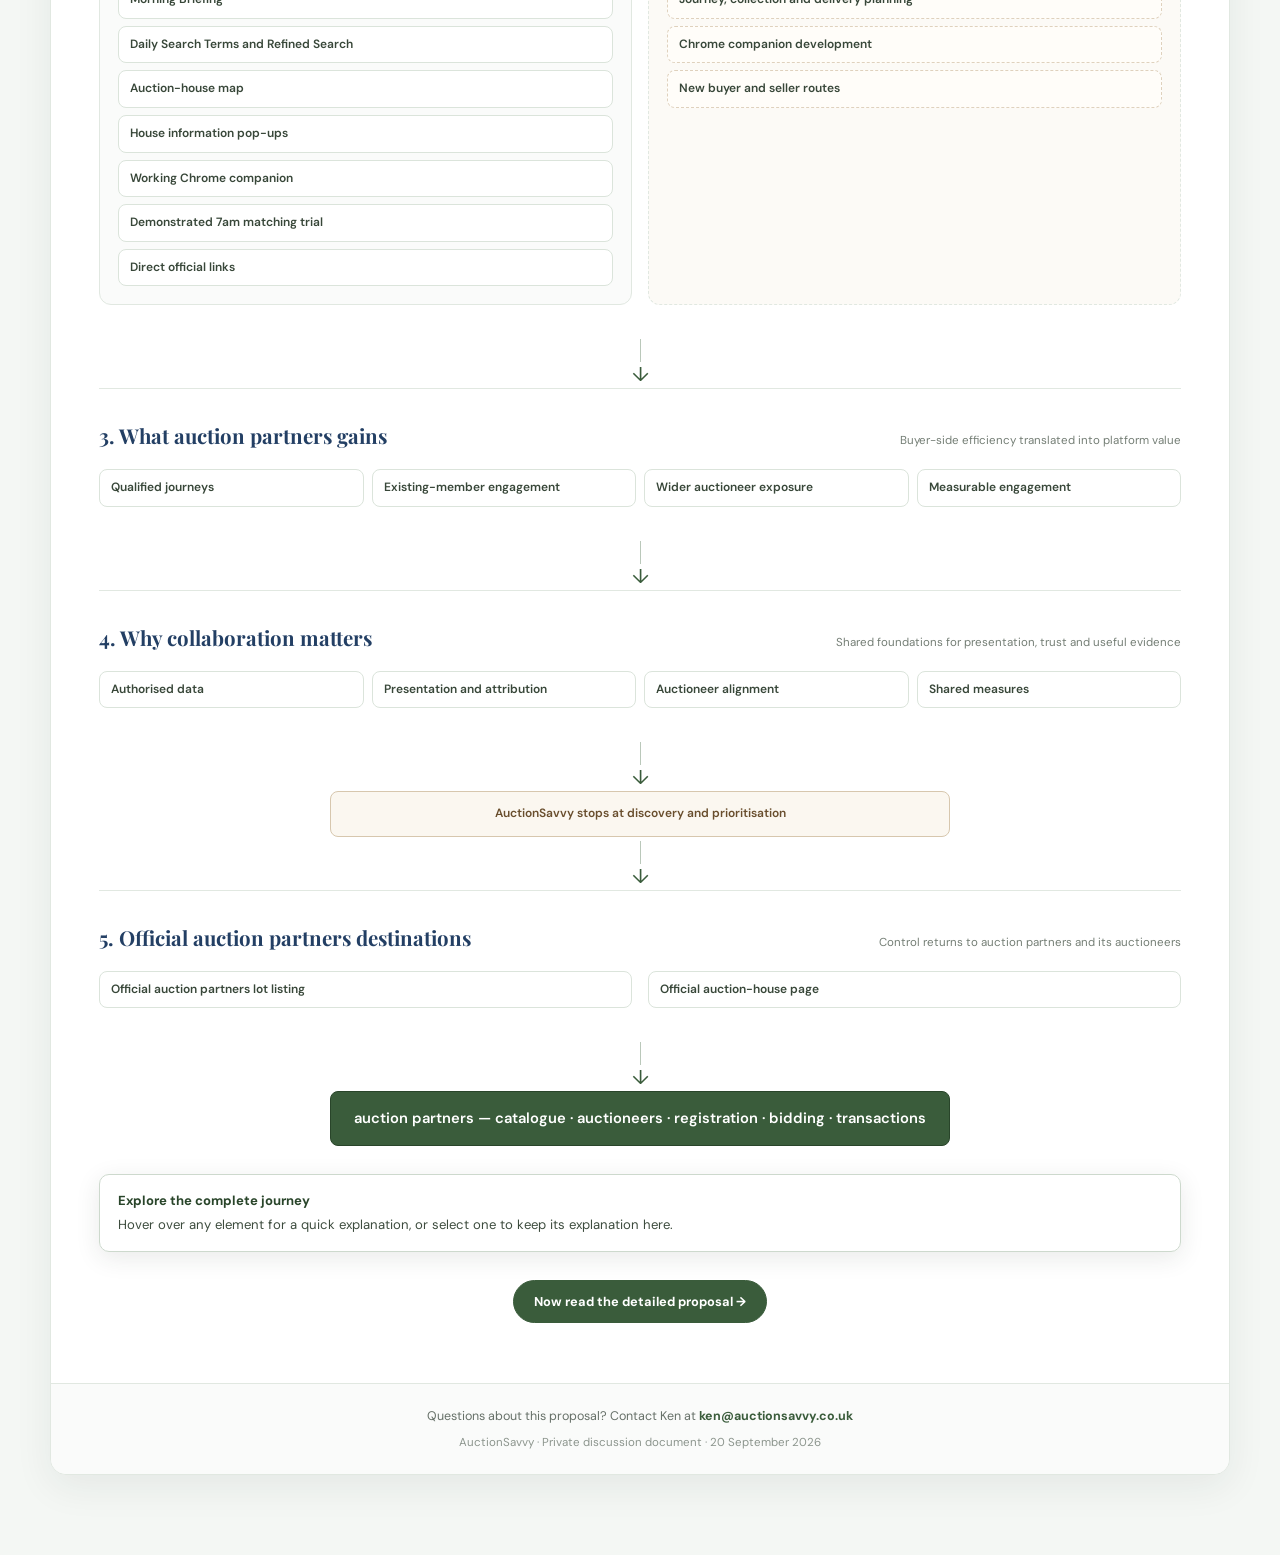
<file: proposal.html>
<!doctype html>
<html lang="en">
<head>
  <meta charset="utf-8">
  <meta name="viewport" content="width=device-width, initial-scale=1">
  <title>AuctionSavvy — auction partners proposal</title>
  <meta name="robots" content="noindex, nofollow, noarchive, nosnippet">
  <meta name="description" content="Private AuctionSavvy proposal for collaboration with auction partners.">
  <link rel="preconnect" href="https://fonts.googleapis.com">
  <link rel="preconnect" href="https://fonts.gstatic.com" crossorigin>
  <link href="https://fonts.googleapis.com/css2?family=DM+Sans:wght@300;400;500;600;700&amp;family=Playfair+Display:wght@400;600;700&amp;display=swap" rel="stylesheet">
  <style>
    :root {
      --background: #f4f7f4;
      --paper: #ffffff;
      --ink: #1a211b;
      --text: #465047;
      --muted: #747e75;
      --green: #3a5c3b;
      --green-dark: #29452a;
      --green-soft: #eaf1ea;
      --line: #e1e8e1;
      --gold: #9a7547;
      --gold-soft: #fbf7f0;
      --navy: #233f64;
    }

    * {
      box-sizing: border-box;
    }

    html {
      scroll-behavior: smooth;
    }

    body {
      margin: 0;
      min-height: 100vh;
      background: var(--background);
      color: var(--text);
      font-family: "DM Sans", -apple-system, BlinkMacSystemFont, "Segoe UI", sans-serif;
      line-height: 1.65;
    }

    a {
      color: inherit;
    }

    .site-header {
      position: sticky;
      top: 0;
      z-index: 20;
      border-bottom: 1px solid rgba(225, 232, 225, 0.95);
      background: rgba(255, 255, 255, 0.95);
      backdrop-filter: blur(10px);
    }

    .site-header__inner {
      width: min(1180px, calc(100% - 40px));
      margin: 0 auto;
      padding: 8px 0;
    }

    .header-main,
    .header-sub {
      display: flex;
      align-items: center;
      justify-content: space-between;
      gap: 20px;
    }

    .header-main {
      min-height: 40px;
    }

    .header-sub {
      min-height: 26px;
    }

    .brand {
      color: #111827;
      font-family: "Playfair Display", Georgia, serif;
      font-size: 1.25rem;
      font-weight: 700;
      text-decoration: none;
    }

    .header-note {
      margin: 0;
      min-width: 0;
      overflow: hidden;
      color: var(--muted);
      font-size: 0.78rem;
      text-overflow: ellipsis;
      white-space: nowrap;
    }

    .app-nav {
      display: inline-flex;
      flex: 0 0 auto;
      padding: 3px;
      border: 1px solid var(--green);
      border-radius: 999px;
      background: var(--green-soft);
    }

    .app-nav a {
      padding: 6px 17px;
      border-radius: 999px;
      color: var(--green);
      font-size: 0.78rem;
      font-weight: 700;
      text-decoration: none;
    }

    .app-nav a:hover {
      background: var(--green);
      color: #fff;
    }

    .utility-nav {
      display: flex;
      align-items: center;
      flex: 0 0 auto;
      gap: 10px;
    }

    .utility-nav a {
      color: var(--muted);
      font-size: 0.72rem;
      text-decoration: none;
    }

    .utility-nav a:hover,
    .utility-nav a[aria-current="page"] {
      color: var(--green);
    }

    .utility-nav a[aria-current="page"] {
      font-weight: 700;
    }

    #demo-gate {
      position: fixed;
      inset: 0;
      z-index: 99999;
      display: flex;
      align-items: center;
      justify-content: center;
      background: #f9fafb;
      font-family: "DM Sans", sans-serif;
    }

    #demo-gate-card {
      width: min(90%, 340px);
      padding: 38px 40px;
      border: 1px solid #ecedf0;
      border-radius: 14px;
      background: #fff;
      box-shadow: 0 8px 30px rgba(20, 30, 40, 0.08);
      text-align: center;
    }

    #demo-gate-card h2 {
      margin: 0 0 6px;
      color: #111827;
      font-family: "Playfair Display", Georgia, serif;
      font-size: 1.3rem;
    }

    #demo-gate-card .gate-subtitle {
      margin: 0 0 18px;
      color: #6b7280;
      font-size: 0.8rem;
      line-height: 1.5;
    }

    #demo-gate-password {
      width: 100%;
      margin-bottom: 10px;
      padding: 10px 14px;
      border: 1px solid #d1d5db;
      border-radius: 8px;
      font: inherit;
      outline: none;
    }

    #demo-gate-password:focus {
      border-color: var(--green);
    }

    #demo-gate-form button {
      width: 100%;
      padding: 10px 14px;
      border: 0;
      border-radius: 999px;
      background: var(--green);
      color: #fff;
      cursor: pointer;
      font: 600 0.85rem "DM Sans", sans-serif;
    }

    .gate-error {
      min-height: 1em;
      margin: 10px 0 0;
      color: #b91c1c;
      font-size: 0.75rem;
    }

    body.gate-locked {
      overflow: hidden;
    }

    .page {
      display: grid;
      grid-template-columns: 220px minmax(0, 1fr);
      align-items: start;
      gap: 30px;
      width: min(1180px, calc(100% - 40px));
      margin: 0 auto;
      padding: 38px 0 80px;
    }

    .contents {
      position: sticky;
      top: 98px;
      padding: 10px 0;
    }

    .contents__label {
      margin: 0 0 12px;
      color: #879083;
      font-size: 0.67rem;
      font-weight: 700;
      letter-spacing: 0.11em;
      text-transform: uppercase;
    }

    .contents nav {
      display: flex;
      flex-direction: column;
      gap: 1px;
    }

    .contents a {
      padding: 6px 9px;
      border-left: 2px solid transparent;
      color: #747d75;
      font-size: 0.74rem;
      line-height: 1.3;
      text-decoration: none;
    }

    .contents a:hover,
    .contents a[aria-current="true"] {
      border-left-color: var(--green);
      background: #edf2ed;
      color: var(--green);
    }

    .contents__note {
      margin-top: 18px;
      padding: 12px 13px;
      border: 1px solid #d5e1d5;
      border-radius: 9px;
      background: #edf4ed;
      color: #456046;
      font-size: 0.72rem;
      line-height: 1.45;
    }

    .document {
      overflow: hidden;
      border: 1px solid var(--line);
      border-radius: 16px;
      background: var(--paper);
      box-shadow: 0 12px 38px rgba(35, 48, 36, 0.07);
    }

    .document-hero {
      padding: 52px 58px 42px;
      border-bottom: 1px solid var(--line);
      background:
        radial-gradient(circle at 86% 14%, rgba(58, 92, 59, 0.08), transparent 29%),
        linear-gradient(135deg, #ffffff 0%, #f3f7f3 100%);
    }

    .status {
      display: inline-flex;
      align-items: center;
      gap: 7px;
      margin-bottom: 24px;
      padding: 6px 11px;
      border: 1px solid #d7c7ae;
      border-radius: 999px;
      background: var(--gold-soft);
      color: #7b5b34;
      font-size: 0.68rem;
      font-weight: 700;
      letter-spacing: 0.05em;
      text-transform: uppercase;
    }

    .status::before {
      width: 7px;
      height: 7px;
      border-radius: 50%;
      background: var(--gold);
      content: "";
    }

    .document-hero h1 {
      max-width: 720px;
      margin: 0 0 8px;
      color: #111827;
      font-family: "Playfair Display", Georgia, serif;
      font-size: clamp(2rem, 4.5vw, 3.1rem);
      font-weight: 600;
      letter-spacing: -0.025em;
      line-height: 1.1;
    }

    .document-hero .subtitle {
      margin: 0 0 30px;
      color: var(--green);
      font-family: "Playfair Display", Georgia, serif;
      font-size: 1.2rem;
    }

    .meta {
      display: flex;
      flex-wrap: wrap;
      gap: 7px 22px;
      padding-top: 20px;
      border-top: 1px solid #dfe6df;
      color: var(--muted);
      font-size: 0.76rem;
    }

    .meta strong {
      color: #3d493e;
    }

    .content {
      padding: 10px 58px 60px;
    }

    .proposal-section {
      padding: 38px 0;
      border-bottom: 1px solid var(--line);
      scroll-margin-top: 88px;
    }

    .proposal-section:last-child {
      border-bottom: 0;
    }

    .section-number {
      display: block;
      margin-bottom: 5px;
      color: var(--green);
      font-size: 0.67rem;
      font-weight: 700;
      letter-spacing: 0.11em;
      text-transform: uppercase;
    }

    h2 {
      margin: 0 0 18px;
      color: var(--navy);
      font-family: "Playfair Display", Georgia, serif;
      font-size: 1.62rem;
      font-weight: 600;
      line-height: 1.25;
    }

    h3 {
      margin: 28px 0 8px;
      color: #304f31;
      font-family: "Playfair Display", Georgia, serif;
      font-size: 1.08rem;
    }

    p {
      margin: 0 0 14px;
      font-size: 0.92rem;
    }

    p:last-child {
      margin-bottom: 0;
    }

    .lead {
      color: #344236;
      font-size: 1rem;
    }

    .boundary {
      margin: 24px 0;
      padding: 20px 22px;
      border-left: 4px solid var(--green);
      border-radius: 0 10px 10px 0;
      background: #f1f6f1;
      color: #314b32;
      font-size: 0.94rem;
    }

    ul,
    ol {
      margin: 12px 0 4px;
      padding-left: 24px;
    }

    li {
      margin: 9px 0;
      padding-left: 4px;
      font-size: 0.9rem;
    }

    li::marker {
      color: var(--green);
      font-weight: 700;
    }

    .metrics {
      display: grid;
      grid-template-columns: repeat(4, minmax(0, 1fr));
      gap: 10px;
      margin: 24px 0 12px;
    }

    .metric {
      min-height: 108px;
      padding: 17px 14px;
      border: 1px solid var(--line);
      border-radius: 11px;
      background: #fafbfa;
      text-align: center;
    }

    .metric strong {
      display: block;
      margin-bottom: 4px;
      color: var(--green-dark);
      font-family: "Playfair Display", Georgia, serif;
      font-size: 1.7rem;
      line-height: 1.1;
    }

    .metric span {
      color: var(--muted);
      font-size: 0.73rem;
      line-height: 1.35;
    }

    .snapshot-note {
      margin: 0 0 22px;
      color: var(--muted);
      font-size: 0.74rem;
      text-align: center;
    }

    .benefits {
      display: grid;
      grid-template-columns: repeat(2, minmax(0, 1fr));
      gap: 12px;
      margin: 20px 0;
    }

    .benefit {
      padding: 17px 18px;
      border: 1px solid var(--line);
      border-radius: 10px;
      background: #fafbfa;
      font-size: 0.84rem;
    }

    .benefit strong {
      display: block;
      margin-bottom: 4px;
      color: #243a25;
    }

    .audience-grid {
      display: grid;
      grid-template-columns: repeat(3, minmax(0, 1fr));
      gap: 13px;
      margin-top: 20px;
    }

    .audience-card {
      padding: 20px;
      border: 1px solid var(--line);
      border-radius: 11px;
      background: #fafbfa;
    }

    .audience-card h3 {
      margin: 0 0 9px;
      font-family: "DM Sans", sans-serif;
      font-size: 0.9rem;
    }

    .audience-card p {
      color: #586159;
      font-size: 0.8rem;
    }

    .steps {
      counter-reset: step;
      list-style: none;
      padding: 0;
    }

    .steps li {
      position: relative;
      margin: 0 0 12px;
      padding: 16px 18px 16px 56px;
      border: 1px solid var(--line);
      border-radius: 10px;
      background: #fbfcfb;
    }

    .steps li::before {
      position: absolute;
      top: 15px;
      left: 16px;
      width: 26px;
      height: 26px;
      border-radius: 50%;
      background: var(--green);
      color: #fff;
      content: counter(step);
      counter-increment: step;
      font-size: 0.75rem;
      font-weight: 700;
      line-height: 26px;
      text-align: center;
    }

    .table-wrap {
      overflow-x: auto;
      margin-top: 20px;
      border: 1px solid var(--line);
      border-radius: 11px;
    }

    table {
      width: 100%;
      border-collapse: collapse;
      font-size: 0.82rem;
    }

    th {
      background: var(--navy);
      color: #fff;
      font-size: 0.68rem;
      letter-spacing: 0.05em;
      text-align: left;
      text-transform: uppercase;
    }

    th,
    td {
      padding: 14px 15px;
      border-bottom: 1px solid var(--line);
      vertical-align: top;
    }

    tbody tr:nth-child(even) {
      background: #f7f9f7;
    }

    tr:last-child td {
      border-bottom: 0;
    }

    td:first-child {
      min-width: 150px;
      color: #253826;
      font-weight: 700;
    }

    .appendix-list {
      display: grid;
      grid-template-columns: repeat(2, minmax(0, 1fr));
      gap: 13px;
      margin-top: 20px;
    }

    .appendix-item {
      padding: 18px;
      border: 1px solid var(--line);
      border-radius: 10px;
      background: #fafbfa;
    }

    .appendix-item h3 {
      margin: 0 0 7px;
      font-family: "DM Sans", sans-serif;
      font-size: 0.86rem;
    }

    .appendix-item p {
      color: #586159;
      font-size: 0.8rem;
    }

    .disclaimer {
      margin-top: 34px;
      padding: 18px 20px;
      border: 1px solid #e2d6c5;
      border-radius: 10px;
      background: var(--gold-soft);
      color: #725a3d;
      font-size: 0.76rem;
    }

    .document-footer {
      padding: 22px 58px;
      border-top: 1px solid var(--line);
      background: #fafbfa;
      color: #8c958d;
      font-size: 0.72rem;
      text-align: center;
    }

    .document-footer-contact {
      margin-bottom: 7px;
      color: #667068;
      font-size: 0.78rem;
    }

    .document-footer-contact a {
      color: var(--green);
      font-weight: 700;
      text-decoration: none;
    }

    .document-footer-contact a:hover,
    .document-footer-contact a:focus {
      text-decoration: underline;
    }

    .view-intro {
      max-width: 700px;
      margin: -12px 0 28px;
      color: #566257;
      font-size: 0.88rem;
    }

    .view-switcher {
      padding: 24px 58px 26px;
      border-bottom: 1px solid var(--line);
      background: #fbfcfb;
    }

    .view-switcher__lead {
      margin: 0 0 13px;
      color: #69736a;
      font-size: 0.8rem;
      text-align: center;
    }

    .view-tabs {
      display: grid;
      grid-template-columns: repeat(2, minmax(0, 1fr));
      gap: 8px;
      padding: 5px;
      border: 1px solid #cfdacf;
      border-radius: 14px;
      background: #edf3ed;
    }

    .view-tab {
      min-height: 72px;
      padding: 12px 18px;
      border: 1px solid transparent;
      border-radius: 10px;
      background: transparent;
      color: #526153;
      cursor: pointer;
      font: inherit;
      text-align: left;
    }

    .view-tab strong,
    .view-tab span {
      display: block;
    }

    .view-tab strong {
      margin-bottom: 2px;
      color: #263d28;
      font-family: "Playfair Display", Georgia, serif;
      font-size: 1.08rem;
    }

    .view-tab span {
      font-size: 0.75rem;
      line-height: 1.4;
    }

    .view-tab:hover {
      background: rgba(255, 255, 255, 0.58);
    }

    .view-tab[aria-selected="true"] {
      border-color: #cdd9cd;
      background: #fff;
      box-shadow: 0 4px 14px rgba(35, 48, 36, 0.08);
    }

    .view-tab:focus-visible,
    .ecosystem-node:focus-visible,
    .view-cta:focus-visible {
      outline: 3px solid rgba(58, 92, 59, 0.28);
      outline-offset: 2px;
    }

    .overview-panel {
      padding: 42px 48px 60px;
    }

    .overview-heading {
      max-width: 800px;
      margin: 0 auto 32px;
      text-align: center;
    }

    .overview-heading h2 {
      margin-bottom: 9px;
      color: var(--green-dark);
      font-size: 1.8rem;
    }

    .overview-heading p {
      color: var(--muted);
      font-size: 0.88rem;
    }

    .ecosystem-phase {
      padding: 30px 0;
      border-top: 1px solid var(--line);
    }

    .ecosystem-phase:first-of-type {
      padding-top: 0;
      border-top: 0;
    }

    .ecosystem-phase__heading {
      display: flex;
      align-items: baseline;
      justify-content: space-between;
      gap: 18px;
      margin-bottom: 16px;
    }

    .ecosystem-phase__heading h3,
    .ecosystem-group h3 {
      margin: 0;
    }

    .ecosystem-phase__heading h3 {
      color: var(--navy);
      font-size: 1.28rem;
    }

    .ecosystem-phase__heading span {
      color: var(--muted);
      font-size: 0.72rem;
      text-align: right;
    }

    .ecosystem-tributaries,
    .ecosystem-capabilities,
    .ecosystem-destinations {
      display: grid;
      grid-template-columns: repeat(3, minmax(0, 1fr));
      gap: 16px;
    }

    .ecosystem-capabilities,
    .ecosystem-destinations {
      grid-template-columns: repeat(2, minmax(0, 1fr));
    }

    .ecosystem-group {
      min-width: 0;
      padding: 18px;
      border: 1px solid var(--line);
      border-radius: 12px;
      background: #fafbfa;
    }

    .ecosystem-group h3 {
      margin-bottom: 11px;
      color: #304f31;
      font-family: "DM Sans", sans-serif;
      font-size: 0.82rem;
      letter-spacing: 0.04em;
      text-transform: uppercase;
    }

    .ecosystem-nodes {
      display: grid;
      gap: 7px;
    }

    .ecosystem-node {
      width: 100%;
      padding: 10px 11px;
      border: 1px solid #dbe4db;
      border-radius: 8px;
      background: #fff;
      color: #384739;
      cursor: pointer;
      font: 600 0.75rem "DM Sans", sans-serif;
      line-height: 1.3;
      text-align: left;
    }

    .ecosystem-node:hover,
    .ecosystem-node:focus-visible,
    .ecosystem-node.is-selected {
      border-color: #8fa78f;
      background: #eef4ee;
      color: #243d26;
    }

    .ecosystem-group--future {
      border-style: dashed;
      background: #fcfaf6;
    }

    .ecosystem-group--future .ecosystem-node {
      border-style: dashed;
      border-color: #dfd1bd;
      background: #fffdf9;
    }

    .ecosystem-group--future .ecosystem-node:hover,
    .ecosystem-group--future .ecosystem-node:focus-visible,
    .ecosystem-group--future .ecosystem-node.is-selected {
      border-color: #ad8a5f;
      background: #fbf4e9;
      color: #5b4225;
    }

    .ecosystem-flow {
      display: grid;
      justify-items: center;
      gap: 2px;
      padding: 4px 0;
      color: var(--green);
    }

    .ecosystem-flow::before {
      width: 1px;
      height: 23px;
      background: #bac8ba;
      content: "";
    }

    .ecosystem-flow::after {
      content: "↓";
      font-size: 1.25rem;
      line-height: 1;
    }

    .ecosystem-core,
    .ecosystem-boundary,
    .ecosystem-final {
      width: min(620px, 100%);
      margin: 0 auto;
    }

    .ecosystem-core .ecosystem-node,
    .ecosystem-final .ecosystem-node {
      padding: 17px 20px;
      border-color: var(--green-dark);
      background: var(--green);
      color: #fff;
      font-size: 0.92rem;
      text-align: center;
    }

    .ecosystem-core .ecosystem-node:hover,
    .ecosystem-core .ecosystem-node:focus-visible,
    .ecosystem-core .ecosystem-node.is-selected,
    .ecosystem-final .ecosystem-node:hover,
    .ecosystem-final .ecosystem-node:focus-visible,
    .ecosystem-final .ecosystem-node.is-selected {
      border-color: #1f3820;
      background: var(--green-dark);
      color: #fff;
    }

    .ecosystem-boundary .ecosystem-node {
      padding: 14px 18px;
      border-color: #d7c7ae;
      background: var(--gold-soft);
      color: #694e2d;
      text-align: center;
    }

    .ecosystem-outcomes {
      display: grid;
      grid-template-columns: repeat(4, minmax(0, 1fr));
      gap: 8px;
    }

    .ecosystem-detail {
      position: sticky;
      bottom: 12px;
      z-index: 5;
      min-height: 68px;
      margin: 28px auto 0;
      padding: 15px 18px;
      border: 1px solid #cdd9cd;
      border-radius: 10px;
      background: rgba(255, 255, 255, 0.96);
      box-shadow: 0 6px 24px rgba(35, 48, 36, 0.1);
      color: #3d4c3e;
      font-size: 0.82rem;
    }

    .ecosystem-detail strong {
      display: block;
      margin-bottom: 2px;
      color: #29452a;
    }

    .ecosystem-tooltip {
      position: fixed;
      z-index: 10000;
      display: none;
      width: min(310px, calc(100vw - 24px));
      padding: 12px 14px;
      border: 1px solid #cdd9cd;
      border-radius: 9px;
      background: #fff;
      box-shadow: 0 9px 30px rgba(20, 36, 22, 0.18);
      color: #3b483c;
      font-size: 0.76rem;
      line-height: 1.45;
      pointer-events: none;
    }

    .ecosystem-tooltip strong {
      display: block;
      margin-bottom: 3px;
      color: #29452a;
    }

    .ecosystem-tooltip.is-visible {
      display: block;
    }

    .overview-cta,
    .view-end-cta {
      padding: 28px 0 0;
      text-align: center;
    }

    .view-end-cta {
      padding: 0 58px 42px;
    }

    .view-cta {
      padding: 12px 20px;
      border: 1px solid var(--green);
      border-radius: 999px;
      background: var(--green);
      color: #fff;
      cursor: pointer;
      font: 700 0.8rem "DM Sans", sans-serif;
    }

    .view-cta:hover {
      background: var(--green-dark);
    }

    .view-cta--secondary {
      background: #fff;
      color: var(--green);
    }

    body.view-overview .contents {
      display: none;
    }

    body.view-overview .page {
      display: block;
    }

    body.view-overview .document {
      width: 100%;
    }

    body.view-overview .text-panel,
    body.view-proposal .overview-panel {
      display: none;
    }

    @media (max-width: 980px) {
      .page {
        display: block;
        padding-top: 24px;
      }

      .contents {
        display: none;
      }

      .audience-grid {
        grid-template-columns: 1fr;
      }

      .ecosystem-outcomes {
        grid-template-columns: repeat(2, minmax(0, 1fr));
      }
    }

    @media (max-width: 720px) {
      .site-header {
        position: static;
      }

      .site-header__inner {
        width: min(100% - 24px, 1180px);
      }

      .brand {
        font-size: 1rem;
      }

      .header-note {
        display: none;
      }

      .app-nav a {
        padding: 4px 10px;
        font-size: 0.65rem;
      }

      .utility-nav {
        gap: 7px;
      }

      .utility-nav a {
        font-size: 0.64rem;
      }

      .page {
        width: calc(100% - 16px);
        padding: 12px 0 38px;
      }

      .document {
        border-radius: 12px;
      }

      .document-hero {
        padding: 34px 22px 28px;
      }

      .view-intro {
        margin-bottom: 22px;
      }

      .view-switcher {
        padding: 18px 14px 20px;
      }

      .view-tabs {
        grid-template-columns: 1fr;
      }

      .view-tab {
        min-height: 62px;
        padding: 10px 13px;
      }

      .overview-panel {
        padding: 30px 14px 42px;
      }

      .ecosystem-phase__heading {
        display: block;
      }

      .ecosystem-phase__heading span {
        display: block;
        margin-top: 3px;
        text-align: left;
      }

      .ecosystem-tributaries,
      .ecosystem-capabilities,
      .ecosystem-destinations,
      .ecosystem-outcomes {
        grid-template-columns: 1fr;
      }

      .ecosystem-detail {
        position: static;
      }

      .content {
        padding: 4px 22px 38px;
      }

      .proposal-section {
        padding: 30px 0;
        scroll-margin-top: 15px;
      }

      .metrics,
      .benefits,
      .appendix-list {
        grid-template-columns: 1fr;
      }

      .metric {
        min-height: 0;
      }

      .document-footer {
        padding: 18px 22px;
      }

      .view-end-cta {
        padding: 0 22px 34px;
      }
    }

    @media print {
      .site-header,
      .contents,
      .view-switcher,
      .overview-panel,
      .view-end-cta,
      .ecosystem-tooltip {
        display: none;
      }

      body.view-overview .text-panel,
      body.view-proposal .text-panel {
        display: block;
      }

      body,
      .page {
        background: #fff;
      }

      .page {
        display: block;
        width: auto;
        padding: 0;
      }

      .document {
        border: 0;
        box-shadow: none;
      }

      .proposal-section,
      .benefit,
      .audience-card,
      .appendix-item,
      .table-wrap {
        break-inside: avoid;
      }
    }
  </style>
<link rel="stylesheet" href="assets/header.css">
<script src="assets/header.js" defer></script>
</head>
<body>
  <div id="demo-gate">
    <div id="demo-gate-card">
      <h2>AuctionSavvy</h2>
      <p class="gate-subtitle">🔒 Private demonstration — not open to the public.<br>Access is by invitation only.</p>
      <form id="demo-gate-form">
        <input type="password" id="demo-gate-password" placeholder="Password" autocomplete="current-password" autofocus>
        <button type="submit">Enter demo</button>
      </form>
      <p class="gate-error" id="demo-gate-error"></p>
    </div>
  </div>

  <script>
    (() => {
      const gateHash = "66a1a83686ae998b35ca2600ee0c620410d3975904243bae29f70ed5c6a6c547";
      const storageKey = "ah_demo_ok";
      const unlock = () => {
        document.querySelector("#demo-gate")?.remove();
        document.body.classList.remove("gate-locked");
      };

      if (localStorage.getItem(storageKey) === gateHash) {
        unlock();
        return;
      }

      document.body.classList.add("gate-locked");

      const hashValue = async (value) => {
        const bytes = new TextEncoder().encode(value);
        const digest = await crypto.subtle.digest("SHA-256", bytes);
        return [...new Uint8Array(digest)]
          .map((byte) => byte.toString(16).padStart(2, "0"))
          .join("");
      };

      document.querySelector("#demo-gate-form").addEventListener("submit", async (event) => {
        event.preventDefault();
        const input = document.querySelector("#demo-gate-password");
        const submittedHash = await hashValue(input.value);

        if (submittedHash === gateHash) {
          localStorage.setItem(storageKey, submittedHash);
          unlock();
          return;
        }

        document.querySelector("#demo-gate-error").textContent = "Incorrect password.";
        input.value = "";
      });
    })();
  </script>

  <header class="as-header">
  <div class="as-top">
    <a aria-label="AuctionSavvy lots" class="brand" href="finds/">AuctionSavvy</a>
    <div class="as-middle"><p class="as-description">Private proposal for discussion with auction partners</p></div>
    <nav aria-label="App pages" class="app-nav">
<a href="houses/">Map</a>
<a href="finds/">Lots</a>
</nav>
  </div>
  <div class="as-bottom">
    <div class="as-page-controls"></div>
    <nav aria-label="Utility pages" class="as-utilities">
<a href="about.html">About</a>
<a href="settings/">Edit</a>
<a aria-current="page" class="private-proposal-link" href="proposal.html">Private Proposal</a>
</nav>
  </div>
</header>

  <main class="page" id="top">
    <aside class="contents" aria-label="Proposal contents">
      <p class="contents__label">In this proposal</p>
      <nav>
        <a href="#section-1">Why I built it</a>
        <a href="#section-2">What has been demonstrated</a>
        <a href="#section-3">What auction partners gains</a>
        <a href="#section-4">Why collaboration matters</a>
        <a href="#section-5">Responsible data use</a>
        <a href="#section-6">How this might proceed</a>
        <a href="#section-7">The invitation</a>
        <a href="#appendix-a">Membership model</a>
        <a href="#appendix-b">Future directions</a>
      </nav>
      <div class="contents__note">
        <strong>Private working page</strong><br>
        This working page contains both a visual overview and the detailed proposal.
      </div>
    </aside>

    <article class="document">
      <header class="document-hero">
        <div class="status">Private and confidential</div>
        <h1>AuctionSavvy and auction partners</h1>
        <p class="subtitle">A proposal for collaboration</p>
        <p class="view-intro">Start with the visual overview, then read the detailed proposal for the working evidence, safeguards and partnership thinking behind each part.</p>
        <div class="meta">
          <span><strong>Prepared by:</strong> Ken Gibbins, founder of AuctionSavvy</span>
          <span><strong>Status:</strong> Private discussion document</span>
          <span><strong>Date:</strong> 20 September 2026</span>
        </div>
      </header>

      <div class="view-switcher">
        <p class="view-switcher__lead">Two complementary ways to explore the same proposal</p>
        <div class="view-tabs" role="tablist" aria-label="Proposal views">
          <button class="view-tab" id="overview-tab" type="button" role="tab" aria-selected="true" aria-controls="proposal-overview-view" data-view="overview">
            <strong>Visual overview</strong>
            <span>See how AuctionSavvy helps relevant buyers discover opportunities and reach auction partners.</span>
          </button>
          <button class="view-tab" id="proposal-tab" type="button" role="tab" aria-selected="false" aria-controls="proposal-text-view" data-view="proposal">
            <strong>Detailed proposal</strong>
            <span>Read the evidence, responsibilities, safeguards and suggested collaboration in full.</span>
          </button>
        </div>
      </div>

      <div class="overview-panel" id="proposal-overview-view" role="tabpanel" aria-labelledby="overview-tab">
        <div class="overview-heading">
          <h2>AuctionSavvy helps relevant buyers reach auction partners</h2>
          <p>A concise view of the buyer problem, the working evidence and the value of shaping the next stage together. Hover over any element for a quick explanation, or select it to keep the explanation visible.</p>
        </div>

        <section class="ecosystem-phase" aria-labelledby="ecosystem-inputs-title">
          <div class="ecosystem-phase__heading">
            <h3 id="ecosystem-inputs-title">1. The buyer’s problem</h3>
            <span>Too much repetition · highly personal relevance · practical constraints</span>
          </div>
          <div class="ecosystem-capabilities">
            <div class="ecosystem-group">
              <h3>Finding what matters</h3>
              <div class="ecosystem-nodes">
                <button class="ecosystem-node" type="button" data-title="Repeated searches" data-detail="Dealers and collectors may repeat the same searches across numerous houses and sale dates simply to discover what is new.">Repeated searches across houses and dates</button>
                <button class="ecosystem-node" type="button" data-title="Personal relevance" data-detail="The right lot depends on each buyer’s interests, stock needs, collecting focus or current sourcing brief.">Highly personal interests and requirements</button>
                <button class="ecosystem-node" type="button" data-title="Easy-to-miss opportunities" data-detail="Relevant lots can be missed when catalogue wording varies or when they appear outside the buyer’s usual houses and geographical area.">Relevant lots are easy to miss</button>
              </div>
            </div>

            <div class="ecosystem-group">
              <h3>Deciding what is practical</h3>
              <div class="ecosystem-nodes">
                <button class="ecosystem-node" type="button" data-title="Location and urgency" data-detail="Where a lot is being sold and how soon the auction takes place can be as important as the object itself.">Location and auction urgency</button>
                <button class="ecosystem-node" type="button" data-title="Collection practicality" data-detail="Travel, collection windows and possible delivery costs influence whether a promising purchase is genuinely viable.">Collection and delivery practicality</button>
                <button class="ecosystem-node" type="button" data-title="Limited morning time" data-detail="The aim is to let a buyer understand the most relevant opportunities in roughly ten minutes, not spend the morning browsing broadly.">A useful decision in about ten minutes</button>
              </div>
            </div>
          </div>
        </section>

        <div class="ecosystem-flow" aria-hidden="true"></div>

        <div class="ecosystem-core">
          <button class="ecosystem-node" type="button" data-title="AuctionSavvy" data-detail="AuctionSavvy combines personal preferences, auction information and discovery tools to decide what deserves attention. It does not replace the official catalogue, marketplace or bidding platform.">AuctionSavvy — personalised discovery and decision layer</button>
        </div>

        <div class="ecosystem-flow" aria-hidden="true"></div>

        <section class="ecosystem-phase" aria-labelledby="ecosystem-tools-title">
          <div class="ecosystem-phase__heading">
            <h3 id="ecosystem-tools-title">2. What AuctionSavvy has demonstrated</h3>
            <span>Working evidence separated clearly from future directions</span>
          </div>
          <div class="ecosystem-capabilities">
            <div class="ecosystem-group">
              <h3>Demonstrated in the prototype</h3>
              <div class="ecosystem-nodes">
                <button class="ecosystem-node" type="button" data-title="Automated briefing pipeline" data-detail="During development, the working pipeline gathered listings, applied configured interests and rebuilt the briefing automatically. The demonstration is now preserved as a stable snapshot.">Automated briefing pipeline</button>
                <button class="ecosystem-node" type="button" data-title="Morning Briefing" data-detail="Matching lots are organised into Local, UK Today and UK Later for a rapid daily review.">Morning Briefing</button>
                <button class="ecosystem-node" type="button" data-title="Daily Search Terms and Refined Search" data-detail="Broad chosen interests create the briefing, while private requirement phrases provide a more precise second layer.">Daily Search Terms and Refined Search</button>
                <button class="ecosystem-node" type="button" data-title="Auction-house map" data-detail="UK auction houses can be explored by location and forthcoming sale timing, introducing houses beyond those a buyer already follows.">Auction-house map</button>
                <button class="ecosystem-node" type="button" data-title="House information pop-ups" data-detail="Addresses, postcodes and upcoming sales provide practical context without interrupting the route to the official lot listing.">House information pop-ups</button>
                <button class="ecosystem-node" type="button" data-title="Working Chrome companion" data-detail="The privately used companion already reveals auction-house addresses and postcodes while browsing auction partners.">Working Chrome companion</button>
                <button class="ecosystem-node" type="button" data-title="Demonstrated 7am matching trial" data-detail="A private trial demonstrated a 7am email containing prioritised possible wanted-item matches, explanations and direct official links.">Demonstrated 7am matching trial</button>
                <button class="ecosystem-node" type="button" data-title="Direct official links" data-detail="Every displayed item continues to its official auction partners page for catalogue verification, registration and bidding.">Direct official links</button>
              </div>
            </div>

            <div class="ecosystem-group ecosystem-group--future">
              <h3>Four future directions</h3>
              <div class="ecosystem-nodes">
                <button class="ecosystem-node" type="button" data-title="Smarter personal discovery and alerts" data-detail="Assisted search setup, explained possible matches and optional auction reminders could help members notice and return to relevant lots.">Smarter personal discovery and alerts</button>
                <button class="ecosystem-node" type="button" data-title="Journey, collection and delivery planning" data-detail="Travel plans, auction dates, collection windows and delivery information could be combined to help buyers assess practical opportunities.">Journey, collection and delivery planning</button>
                <button class="ecosystem-node" type="button" data-title="Chrome companion development" data-detail="Further carefully chosen browser-side functions could be explored transparently with auction partners.">Chrome companion development</button>
                <button class="ecosystem-node" type="button" data-title="New buyer and seller routes" data-detail="Curated discovery could support overseas buyers and tours, while separate guidance could lead prospective sellers to an appropriate official auction-house enquiry.">New buyer and seller routes</button>
              </div>
            </div>
          </div>
        </section>

        <div class="ecosystem-flow" aria-hidden="true"></div>

        <section class="ecosystem-phase" aria-labelledby="ecosystem-outcomes-title">
          <div class="ecosystem-phase__heading">
            <h3 id="ecosystem-outcomes-title">3. What auction partners gains</h3>
            <span>Buyer-side efficiency translated into platform value</span>
          </div>
          <div class="ecosystem-outcomes">
            <button class="ecosystem-node" type="button" data-title="Qualified journeys" data-detail="Interested buyers reach official listings that are already relevant to their interests or professional requirements.">Qualified journeys</button>
            <button class="ecosystem-node" type="button" data-title="Existing-member engagement" data-detail="Personalised briefings and useful reminders are designed to help current members discover relevant opportunities and return at the right time.">Existing-member engagement</button>
            <button class="ecosystem-node" type="button" data-title="Wider auctioneer exposure" data-detail="Suitable lots and houses can reach relevant buyers beyond the categories, locations and auctioneers they already follow.">Wider auctioneer exposure</button>
            <button class="ecosystem-node" type="button" data-title="Measurable engagement" data-detail="Agreed referral measurement could show which discovery journeys produce meaningful visits to auction partners.">Measurable engagement</button>
          </div>
        </section>

        <div class="ecosystem-flow" aria-hidden="true"></div>

        <section class="ecosystem-phase" aria-labelledby="ecosystem-collaboration-title">
          <div class="ecosystem-phase__heading">
            <h3 id="ecosystem-collaboration-title">4. Why collaboration matters</h3>
            <span>Shared foundations for presentation, trust and useful evidence</span>
          </div>
          <div class="ecosystem-outcomes">
            <button class="ecosystem-node" type="button" data-title="Authorised data" data-detail="An agreed data source and permitted purpose would provide the reliable, compliant foundation required for a live service.">Authorised data</button>
            <button class="ecosystem-node" type="button" data-title="Agreed presentation and attribution" data-detail="auction partners and its auctioneers could help shape how catalogue material is displayed, credited and linked.">Presentation and attribution</button>
            <button class="ecosystem-node" type="button" data-title="Auctioneer alignment" data-detail="Buyer-facing ideas could be considered alongside auctioneer expectations, platform priorities and appropriate correction or removal processes.">Auctioneer alignment</button>
            <button class="ecosystem-node" type="button" data-title="Shared measures" data-detail="Both parties could agree what useful engagement means and review evidence without assuming commercial success in advance.">Shared measures</button>
          </div>
        </section>

        <div class="ecosystem-flow" aria-hidden="true"></div>

        <div class="ecosystem-boundary">
          <button class="ecosystem-node" type="button" data-title="A deliberate boundary" data-detail="AuctionSavvy stops at discovery, prioritisation and practical guidance. It does not provide the official catalogue, registration, bidding or transaction.">AuctionSavvy stops at discovery and prioritisation</button>
        </div>

        <div class="ecosystem-flow" aria-hidden="true"></div>

        <section class="ecosystem-phase" aria-labelledby="ecosystem-destinations-title">
          <div class="ecosystem-phase__heading">
            <h3 id="ecosystem-destinations-title">5. Official auction partners destinations</h3>
            <span>Control returns to auction partners and its auctioneers</span>
          </div>
          <div class="ecosystem-destinations">
            <button class="ecosystem-node" type="button" data-title="Official auction partners lot listing" data-detail="The official listing remains the authoritative source for images, descriptions, estimates, condition information, registration and bidding.">Official auction partners lot listing</button>
            <button class="ecosystem-node" type="button" data-title="Official auction-house page" data-detail="The participating auction house retains responsibility for sale information, valuation, consignment and its relationship with the seller.">Official auction-house page</button>
          </div>
        </section>

        <div class="ecosystem-flow" aria-hidden="true"></div>

        <div class="ecosystem-final">
          <button class="ecosystem-node" type="button" data-title="auction partners" data-detail="auction partners retains the official catalogue, auctioneer relationships, customer registration, bidding and transactions. AuctionSavvy is designed to deliver relevant, motivated people into that ecosystem.">auction partners — catalogue · auctioneers · registration · bidding · transactions</button>
        </div>

        <div class="ecosystem-detail" id="ecosystem-detail" aria-live="polite">
          <strong>Explore the complete journey</strong>
          Hover over any element for a quick explanation, or select one to keep its explanation here.
        </div>

        <div class="ecosystem-tooltip" id="ecosystem-tooltip" role="tooltip" aria-hidden="true"></div>

        <div class="overview-cta">
          <button class="view-cta" type="button" data-view-target="proposal">Now read the detailed proposal →</button>
        </div>
      </div>

      <div class="content text-panel" id="proposal-text-view" role="tabpanel" aria-labelledby="proposal-tab">
        <section class="proposal-section" id="section-1">
          <span class="section-number">Section 1</span>
          <h2>Why I built AuctionSavvy</h2>
          <p class="lead">I have spent many years in the antique furniture trade and, more recently, buying through online auctions. My mornings often involved repeating the same searches across numerous houses and sale dates, then working out where each auction was and whether collection was practical.</p>
          <p>Relevant lots were easy to miss when catalogue wording varied, when they appeared outside my usual area or when they were offered by a house I did not already follow. The catalogue information existed; the difficult part was deciding quickly what deserved attention.</p>
          <p>I built AuctionSavvy to solve that buyer-side problem. It creates a concise, personalised morning briefing, organised by relevance, location and urgency, so a dealer or collector can identify promising opportunities and continue to the official auction partners listing.</p>
          <div class="boundary">
            <strong>The boundary is deliberate and clear.</strong> AuctionSavvy is a discovery and prioritisation layer that does not replace the official catalogue, marketplace or bidding platform. auction partners retains the official catalogue, registration, bidding, transactions and auctioneer relationships. AuctionSavvy’s role is to create qualified journeys into that environment.
          </div>
        </section>

        <section class="proposal-section" id="section-2">
          <span class="section-number">Section 2</span>
          <h2>What has been demonstrated</h2>
          <div class="metrics" aria-label="Current demonstration snapshot">
            <div class="metric">
              <strong>583</strong>
              <span>matching lots in the frozen briefing</span>
            </div>
            <div class="metric">
              <strong>90</strong>
              <span>auction houses represented</span>
            </div>
            <div class="metric">
              <strong>490</strong>
              <span>houses on the UK map</span>
            </div>
            <div class="metric">
              <strong>Frozen</strong>
              <span>stable snapshot from 12 August 2026</span>
            </div>
          </div>
          <p class="snapshot-note">These figures demonstrate working scale, not user adoption or commercial performance.</p>
          <p>The demonstration is not a collection of manually arranged pages. During development, its working pipeline gathered new listings, applied configured interests, organised matching lots and rebuilt the briefing automatically. Further automated collection was stopped on 14 August. The site now preserves a stable proposal snapshot while an authorised future data arrangement is explored.</p>
          <ul>
            <li><strong>Morning Briefing</strong> — relevant lots grouped into Local, UK Today and UK Later, making geography and urgency immediately visible.</li>
            <li><strong>Daily Search Terms and Refined Search</strong> — broader interests create the briefing, while a second set of private phrases narrows the displayed lots to specific current requirements.</li>
            <li><strong>UK auction-house map</strong> — 490 houses can be explored by location, with forthcoming sale information where available and links to official auction pages.</li>
            <li><strong>Working Chrome companion</strong> — a privately used browser extension already reveals auction-house addresses and postcodes while browsing auction partners. Any wider use or additional functions would be discussed transparently.</li>
            <li><strong>Reminder concept</strong> — a bell on each card demonstrates a simple auction-day reminder that would return a signed-in member to the official lot at the right time.</li>
          </ul>
          <p>A separate private sourcing trial has also demonstrated a 7am AI-assisted matching report. It compared test wanted-item requirements with newly loaded listings and emailed prioritised possibilities, short match explanations and direct official links. A member version would normally let users maintain those requirements inside AuctionSavvy, with uncertain matches clearly marked for human review. It would not contact customers or place bids.</p>
        </section>

        <section class="proposal-section" id="section-3">
          <span class="section-number">Section 3</span>
          <h2>What auction partners gains</h2>
          <div class="benefits">
            <div class="benefit">
              <strong>Qualified journeys</strong>
              Interested buyers continue to the official auction partners listing for catalogue details, registration and bidding.
            </div>
            <div class="benefit">
              <strong>Greater value for existing members</strong>
              Personalised briefings and timely reminders are designed to help current users find relevant opportunities and return at useful moments.
            </div>
            <div class="benefit">
              <strong>New buyer introductions</strong>
              Focused promotion can introduce relevant dealers, collectors and professional sourcing advisers to auction partners.
            </div>
            <div class="benefit">
              <strong>Wider exposure for auctioneers</strong>
              Suitable lots can reach buyers beyond the houses, categories and geographical areas they already follow.
            </div>
            <div class="benefit">
              <strong>Visible engagement</strong>
              Agreed referral measurement can show which discovery routes lead to meaningful visits to auction partners.
            </div>
          </div>
          <p>The same discovery approach is relevant to serious collectors, trade buyers, art and antiques advisers, interior sourcing specialists and overseas buying tours. Looking further ahead, it could also guide prospective sellers towards an appropriate auction house and its official valuation or consignment process.</p>
        </section>

        <section class="proposal-section" id="section-4">
          <span class="section-number">Section 4</span>
          <h2>Why collaboration matters</h2>
          <p>AuctionSavvy introduces catalogue descriptions, photographs and auction-house information during the discovery stage, before a buyer reaches the official registration and bidding journey. Close collaboration would allow auction partners and its auctioneers to help shape how that material is presented, attributed and linked.</p>
          <p>An agreed relationship would also give auction partners visibility of which discovery routes produce useful engagement, while allowing buyer-facing ideas to be tested against auctioneer expectations and platform priorities. AuctionSavvy can undertake the product development without requiring a large initial commitment of auction partners’s engineering resources; the appropriate level of technical and commercial involvement can be shaped together.</p>
          <p>The purpose is not to operate at arm’s length. It is to build a complementary buyer service whose presentation, safeguards and measures are aligned with auction partners and the auctioneers it serves.</p>
        </section>

        <section class="proposal-section" id="section-5">
          <span class="section-number">Section 5</span>
          <h2>Responsible data use</h2>
          <p>The private, invitation-only demonstration uses entirely fictional auction houses, lots and sale information, with AI-generated product imagery. Any live catalogue connection would require written permission and an authorised data-access arrangement.</p>
          <p>A live service would not rely on unapproved automated collection. Development would proceed only under a written arrangement covering:</p>
          <ul>
            <li>the authorised data source and permitted purposes;</li>
            <li>attribution, linking and presentation; and</li>
            <li>appropriate privacy, correction and removal processes.</li>
          </ul>
          <p>auction partners’s listing would remain the authoritative record. Members would always be directed there to verify descriptions, condition, estimates, fees and terms before acting.</p>
        </section>

        <section class="proposal-section" id="section-6">
          <span class="section-number">Section 6</span>
          <h2>How this might proceed</h2>
          <p>If the underlying proposition is of interest, a staged approach with clearly agreed responsibilities and meaningful measures would be the sensible way forward. The sequence should be shaped by auction partners: an initial walkthrough could lead to a data and technical discussion, followed by a sufficiently measured development phase if both parties wished to continue.</p>
          <p>Following agreement on an authorised data arrangement, AuctionSavvy would enter a controlled pilot with a small group of representative buyers and dealers. Their feedback would be used to test and refine the user experience, presentation and reliability before any wider subscriber launch.</p>
          <p>No public launch or commercial operation is proposed before the necessary permissions, safeguards and working arrangements are in place.</p>
        </section>

        <section class="proposal-section" id="section-7">
          <span class="section-number">Section 7</span>
          <h2>An invitation to see it working</h2>
          <p class="lead">I would welcome the opportunity to show the working system to the person responsible for product, customer experience or commercial partnerships at auction partners, and to hear an honest view on whether the buyer problem and this approach are of interest.</p>
          <p>I am not asking for a decision on data access, integration or commercial terms at the first conversation. The immediate request is simply the opportunity to demonstrate what has been built, answer questions candidly and understand whether there is a useful basis for a further discussion.</p>
        </section>

        <section class="proposal-section" id="appendix-a">
          <span class="section-number">Appendix A</span>
          <h2>One possible membership model</h2>
          <p>Included only to show one possible commercial shape—not as a commitment on pricing or final structure.</p>
          <div class="table-wrap">
            <table>
              <thead>
                <tr>
                  <th scope="col">Level</th>
                  <th scope="col">Proposed role</th>
                  <th scope="col">Principal value</th>
                </tr>
              </thead>
              <tbody>
                <tr>
                  <td>Free</td>
                  <td>UK auction-house map, upcoming sale dates and a limited rotating Daily Showcase</td>
                  <td>Introduces the discovery journey without providing a complete personalised briefing</td>
                </tr>
                <tr>
                  <td>Collector</td>
                  <td>Personalised briefing, chosen interests and local houses, simple controls and reminders</td>
                  <td>Saves serious private buyers routine research time</td>
                </tr>
                <tr>
                  <td>Trade</td>
                  <td>Collector features plus multiple sourcing briefs, assisted matching and practical planning tools</td>
                  <td>Supports professional stock and client sourcing across several active requirements</td>
                </tr>
              </tbody>
            </table>
          </div>
          <p><strong>Possible auction partners customer benefit.</strong> An agreed introductory offer for eligible existing members could support early adoption without requiring customer data to be shared.</p>
        </section>

        <section class="proposal-section" id="appendix-b">
          <span class="section-number">Appendix B</span>
          <h2>Possible future directions</h2>
          <p>Four coherent directions for discussion—not existing partnerships or commitments.</p>
          <div class="appendix-list">
            <div class="appendix-item">
              <h3>Smarter personal discovery and alerts</h3>
              <p>Assisted search setup could suggest related terms for a member to approve, while more specific natural-language requirements could produce explained possible matches. Optional reminders could then return interested members to the official listing on the auction day.</p>
            </div>
            <div class="appendix-item">
              <h3>Journey, collection and delivery planning</h3>
              <p>A conversational planning assistant could combine interests, travel plans, sale dates and collection windows. Auction-house delivery options and possible specialist-provider estimates could help buyers assess practical total cost before bidding.</p>
            </div>
            <div class="appendix-item">
              <h3>Chrome companion development</h3>
              <p>The working private companion already adds auction-house location context. Further carefully chosen browser-side features could be explored transparently with auction partners.</p>
            </div>
            <div class="appendix-item">
              <h3>New buyer and seller routes</h3>
              <p>Curated discovery could support overseas trade buyers and buying tours, while separate guidance could help prospective sellers identify an appropriate house and continue to its official valuation or consignment enquiry.</p>
            </div>
          </div>
          <p>The priority would be the smallest set of additions that demonstrates useful buyer engagement without complicating the morning experience.</p>
        </section>
      </div>

      <div class="view-end-cta text-panel">
        <button class="view-cta view-cta--secondary" type="button" data-view-target="overview">← Return to the visual overview</button>
      </div>

      <footer class="document-footer">
        <div class="document-footer-contact">Questions about this proposal? Contact Ken at <a href="mailto:ken@auctionsavvy.co.uk">ken@auctionsavvy.co.uk</a></div>
        <div>AuctionSavvy · Private discussion document · 20 September 2026</div>
      </footer>
    </article>
  </main>

  <script>
    const viewTabs = [...document.querySelectorAll(".view-tab")];
    const viewTargets = [...document.querySelectorAll("[data-view-target]")];
    const overviewPanel = document.querySelector("#proposal-overview-view");
    const textPanels = [...document.querySelectorAll(".text-panel")];
    const viewSwitcher = document.querySelector(".view-switcher");

    const setProposalView = (view, options = {}) => {
      const selectedView = view === "proposal" ? "proposal" : "overview";
      const showOverview = selectedView === "overview";

      document.body.classList.toggle("view-overview", showOverview);
      document.body.classList.toggle("view-proposal", !showOverview);
      overviewPanel.hidden = !showOverview;
      textPanels.forEach((panel) => { panel.hidden = showOverview; });

      viewTabs.forEach((tab) => {
        const selected = tab.dataset.view === selectedView;
        tab.setAttribute("aria-selected", String(selected));
        tab.tabIndex = selected ? 0 : -1;
      });

      if (options.updateHash) {
        history.replaceState(null, "", selectedView === "overview" ? "#overview" : "#proposal");
      }

      if (options.scroll) {
        viewSwitcher.scrollIntoView({ behavior: "smooth", block: "start" });
      }

      if (options.focus) {
        viewTabs.find((tab) => tab.dataset.view === selectedView)?.focus();
      }
    };

    const initialHash = window.location.hash;
    const initialView = initialHash && initialHash !== "#overview" ? "proposal" : "overview";
    setProposalView(initialView);

    viewTabs.forEach((tab, index) => {
      tab.addEventListener("click", () => {
        setProposalView(tab.dataset.view, { updateHash: true });
      });

      tab.addEventListener("keydown", (event) => {
        if (event.key !== "ArrowLeft" && event.key !== "ArrowRight") return;
        event.preventDefault();
        const direction = event.key === "ArrowRight" ? 1 : -1;
        const nextTab = viewTabs[(index + direction + viewTabs.length) % viewTabs.length];
        setProposalView(nextTab.dataset.view, { updateHash: true, focus: true });
      });
    });

    viewTargets.forEach((target) => {
      target.addEventListener("click", () => {
        setProposalView(target.dataset.viewTarget, { updateHash: true, scroll: true });
      });
    });

    window.addEventListener("hashchange", () => {
      if (window.location.hash === "#overview") setProposalView("overview");
      else setProposalView("proposal");
    });

    const ecosystemNodes = [...document.querySelectorAll(".ecosystem-node[data-detail]")];
    const ecosystemDetail = document.querySelector("#ecosystem-detail");
    const ecosystemTooltip = document.querySelector("#ecosystem-tooltip");
    const finePointer = window.matchMedia("(hover: hover) and (pointer: fine)");
    const defaultEcosystemDetail = {
      dataset: {
        title: "Explore the complete journey",
        detail: "Hover over any element for a quick explanation, or select one to keep its explanation here."
      }
    };

    const fillExplanation = (container, node) => {
      const heading = document.createElement("strong");
      heading.textContent = node.dataset.title;
      container.replaceChildren(heading, document.createTextNode(node.dataset.detail));
    };

    const updateEcosystemDetail = (node) => {
      ecosystemNodes.forEach((item) => {
        const isSelected = item === node;
        item.classList.toggle("is-selected", isSelected);
        item.setAttribute("aria-pressed", String(isSelected));
      });
      fillExplanation(ecosystemDetail, node);
    };

    const clearEcosystemDetail = () => {
      ecosystemNodes.forEach((item) => {
        item.classList.remove("is-selected");
        item.setAttribute("aria-pressed", "false");
      });
      fillExplanation(ecosystemDetail, defaultEcosystemDetail);
    };

    const hideEcosystemTooltip = () => {
      ecosystemTooltip.classList.remove("is-visible");
      ecosystemTooltip.setAttribute("aria-hidden", "true");
    };

    const showEcosystemTooltip = (node) => {
      fillExplanation(ecosystemTooltip, node);
      ecosystemTooltip.classList.add("is-visible");
      ecosystemTooltip.setAttribute("aria-hidden", "false");

      const nodeRect = node.getBoundingClientRect();
      const tooltipRect = ecosystemTooltip.getBoundingClientRect();
      const gutter = 12;
      const preferredLeft = nodeRect.left + (nodeRect.width - tooltipRect.width) / 2;
      const left = Math.min(
        window.innerWidth - tooltipRect.width - gutter,
        Math.max(gutter, preferredLeft)
      );
      let top = nodeRect.top - tooltipRect.height - 9;
      if (top < gutter) top = nodeRect.bottom + 9;

      ecosystemTooltip.style.left = `${left}px`;
      ecosystemTooltip.style.top = `${top}px`;
    };

    ecosystemNodes.forEach((node) => {
      node.setAttribute("aria-describedby", "ecosystem-detail");
      node.setAttribute("aria-pressed", "false");

      node.addEventListener("mouseenter", () => {
        if (finePointer.matches) showEcosystemTooltip(node);
      });
      node.addEventListener("mouseleave", hideEcosystemTooltip);
      node.addEventListener("focus", () => showEcosystemTooltip(node));
      node.addEventListener("blur", hideEcosystemTooltip);
      node.addEventListener("click", () => {
        if (node.classList.contains("is-selected")) clearEcosystemDetail();
        else updateEcosystemDetail(node);
        if (!finePointer.matches) hideEcosystemTooltip();
      });
    });

    document.addEventListener("click", (event) => {
      if (event.target.closest(".ecosystem-node")) return;
      if (ecosystemNodes.some((node) => node.classList.contains("is-selected"))) {
        clearEcosystemDetail();
      }
    });

    window.addEventListener("resize", hideEcosystemTooltip);
    window.addEventListener("scroll", hideEcosystemTooltip, true);

    const sectionLinks = [...document.querySelectorAll(".contents nav a")];
    const sections = sectionLinks
      .map((link) => document.querySelector(link.getAttribute("href")))
      .filter(Boolean);

    const observer = new IntersectionObserver((entries) => {
      const visible = entries
        .filter((entry) => entry.isIntersecting)
        .sort((a, b) => a.boundingClientRect.top - b.boundingClientRect.top)[0];

      if (!visible) return;

      sectionLinks.forEach((link) => {
        const isCurrent = link.getAttribute("href") === `#${visible.target.id}`;
        if (isCurrent) link.setAttribute("aria-current", "true");
        else link.removeAttribute("aria-current");
      });
    }, { rootMargin: "-15% 0px -70% 0px", threshold: 0 });

    sections.forEach((section) => observer.observe(section));
  </script>
</body>
</html>
</file>
<file: assets/header.css>
/* Shared site chrome. Scoped to avoid changing document/body headings. */
.as-header {
  --header-ink: #252925;
  --header-muted: #505850;
  --header-green: #355b38;
  box-sizing: border-box;
  width: 100%; max-width: none; margin: 0; padding: 0 24px;
  background: #fff; color: var(--header-ink); border-bottom: 1px solid #dedfde;
  font-family: 'DM Sans', sans-serif; font-size: 1rem; line-height: 1.5;
  position: sticky; top: 0; z-index: 1800; flex-shrink: 0;
}
.as-header *, .as-header *::before, .as-header *::after { box-sizing: border-box; }
.as-header .as-top {
  display: grid; grid-template-columns: minmax(172px, 1fr) minmax(0, 4fr) minmax(172px, 1fr);
  gap: 24px; align-items: center; min-height: 76px; padding: 12px 0;
}
.as-header .brand {
  display: inline-flex; align-items: center; justify-self: start; min-height: 44px;
  margin: 0; padding: 0; border: 0; background: none; text-decoration: none;
  color: #172019; font: 700 1.5rem/1.3 'Playfair Display', serif; letter-spacing: -.01em;
  white-space: nowrap; cursor: pointer;
}
.as-header .brand h1 { margin: 0; padding: 0; font: inherit; font-size: inherit !important; color: inherit; letter-spacing: inherit; }
.as-header .as-middle { min-width: 0; display: flex; align-items: center; justify-content: center; gap: 20px; }
.as-header .as-description {
  display: block; margin: 0; padding: 0; width: auto; max-width: none; min-width: 0;
  color: var(--header-muted); font-size: 1rem; line-height: 1.5; text-align: center;
  white-space: normal; overflow: visible; text-overflow: clip; overflow-wrap: break-word;
}
.as-header .snapshot-label {
  display: inline-flex; align-items: center; justify-content: center; flex: 0 0 auto;
  min-height: 36px; padding: 5px 9px; border: 1px solid #b84a4a; border-radius: 4px;
  background: #fff7f7; color: #8e2f2f; font-size: .8125rem; line-height: 1.4;
  font-weight: 700; text-align: center; white-space: nowrap;
}
.as-header .app-nav {
  display: inline-flex; grid-column: 3; justify-self: end; align-items: center; flex-shrink: 0;
  margin: 0; padding: 3px; gap: 0; border: 1px solid #809982; border-radius: 28px;
  background: #eef2ee; line-height: 1.5;
}
.as-header .app-nav a {
  display: inline-flex; align-items: center; justify-content: center;
  min-width: 72px; min-height: 44px; padding: 8px 16px; border: 0; border-radius: 24px;
  color: var(--header-green); background: transparent; font: 600 1rem/1.5 'DM Sans', sans-serif;
  letter-spacing: 0; text-decoration: none; white-space: nowrap; box-shadow: none;
}
.as-header .app-nav a.on { color: #fff; background: var(--header-green); box-shadow: none; }
.as-header .app-nav a:hover { background: #dce7dc; color: #203e23; }
.as-header .app-nav a.on:hover { background: #29492c; color: #fff; }
.as-header .as-bottom {
  display: grid; grid-template-columns: minmax(0, 1fr) auto minmax(0, 1fr);
  align-items: center; gap: 8px 24px; min-height: 64px; padding: 6px 0; border-top: 1px solid #e5e7e5;
}
.as-header .as-page-controls { grid-column: 2; min-width: 0; display: flex; flex-wrap: wrap; align-items: center; justify-content: center; gap: 8px 16px; }
.as-header .as-utilities {
  grid-column: 3; justify-self: end; display: flex; flex-wrap: nowrap; align-items: center;
  gap: 4px 6px; margin: 0; padding: 0; white-space: normal;
}
.as-header .as-utilities a {
  display: inline-flex; align-items: center; justify-content: center; min-height: 44px; min-width: 44px;
  padding: 8px 2px; font: 500 1rem/1.5 'DM Sans', sans-serif; color: var(--header-muted); text-decoration: none;
}
.as-header .as-utilities a:hover { color: var(--header-green); text-decoration: underline; }
.as-header .as-utilities a[aria-current='page'] { color: var(--header-green); font-weight: 700; text-decoration: underline; text-underline-offset: 5px; }
.as-header .as-utilities .private-proposal-link {
  min-height: 36px; min-width: 0; margin: 4px 0; padding: 5px 7px;
  border: 1px solid #b84a4a; border-radius: 4px; background: #fff7f7;
  color: #8e2f2f; font-weight: 700; text-decoration: none; white-space: nowrap;
}
.as-header .as-utilities .private-proposal-link::after {
  content: '\2192'; margin-left: 6px; font-size: 1.05em; line-height: 1;
}
.as-header .as-utilities .private-proposal-link:hover {
  border-color: #8e2f2f; background: #fbe9e9; color: #742525; text-decoration: none;
}
.as-header .as-utilities .private-proposal-link[aria-current='page'] {
  background: #f6dddd; color: #742525; text-decoration: none;
}
.as-header nav.jump, .as-header #toolbar {
  display: flex; align-items: center; justify-content: center; flex-wrap: wrap; flex-basis: auto;
  max-width: 100%; min-width: 0; gap: 4px 12px; margin: 0; padding: 0; overflow: visible; white-space: normal;
}
.as-header nav.jump .group-tab, .as-header #toolbar button {
  display: inline-flex; align-items: center; justify-content: center; min-height: 48px;
  margin: 0; padding: 8px 12px; border: 0; border-radius: 0; background: transparent;
  color: var(--header-muted); font: 600 1rem/1.5 'DM Sans', sans-serif; cursor: pointer;
}
.as-header nav.jump .group-tab.active, .as-header #toolbar button.on { color: var(--header-green); }
.as-header .group-tab .jump-count, .as-header .wanted-filter-button .jump-count {
  display: inline-block; margin-left: 7px; min-width: 28px; padding: 1px 6px;
  font-size: .875rem; line-height: 1.5; font-weight: 500; border-radius: 2px;
  background: #f0f2f0; color: #485048;
}
.as-header .refined-search { display: flex; position: relative; align-items: center; }
.as-header nav.jump .wanted-filter-button {
  min-height: 48px; padding: 8px 12px; margin: 0; border: 0;
  border-radius: 0; font: 600 1rem/1.5 'DM Sans', sans-serif; color: var(--header-green); background: transparent;
}
.as-header nav.jump .wanted-filter-button.active { background: transparent; color: var(--header-green); }
.as-header nav.jump .wanted-filter-button.active .jump-count { background: #eef3ee; color: var(--header-green); }
.as-header #searchResults { width: 100%; order: 2; text-align: center; font-size: 1rem; line-height: 1.5; color: var(--header-muted); white-space: normal; }
.as-header #searchResults:empty { display: none; }
.as-header .search-box { min-width: 0; flex: 1 1 260px; position: relative; }
.as-header .search-box input { width: 100%; min-height: 44px; padding: 9px 48px 9px 12px; border: 1px solid #859185; border-radius: 2px; font: 400 1rem/1.5 'DM Sans', sans-serif; background: #fff; color: #252925; }
.as-header .search-box input::placeholder { color: #596159; opacity: 1; }
.as-header .search-box .clear-btn { width: 44px; height: 44px; right: 1px; border-radius: 2px; font-size: 1rem; background: transparent; }
.as-header .featured-searches { display: block; position: relative; flex: 0 0 auto; }
.as-header .featured-searches-trigger { min-height: 44px; padding: 8px 0; font: 600 1rem/1.5 'DM Sans', sans-serif; color: var(--header-green); }
.as-header .featured-searches-count { color: var(--header-muted); }
.as-header .featured-searches-popover, .as-header .refined-search-popover { width: min(300px, calc(100vw - 32px)); border-radius: 2px; line-height: 1.5; text-align: left; }
.as-header .featured-searches-popover strong, .as-header .refined-search-popover strong,
.as-header .featured-searches-popover p, .as-header .refined-search-popover p,
.as-header .featured-searches-popover li, .as-header .refined-search-popover li,
.as-header .refined-search-popover a { font-size: 1rem; line-height: 1.5; }
.as-header .refined-search-popover a { min-height: 44px; padding: 8px 0; }
.as-header :is(a, button, input):focus-visible { outline: 3px solid #204f85; outline-offset: 3px; box-shadow: none; }
@media (max-width: 1200px) {
  .as-header .as-top { grid-template-columns: minmax(172px, 1fr) minmax(172px, 1fr); gap: 8px 20px; }
  .as-header .app-nav { grid-column: 2; grid-row: 1; }
  .as-header .as-middle { grid-column: 1 / -1; grid-row: 2; }
  .as-header .as-bottom { display: flex; flex-wrap: wrap; justify-content: center; gap: 4px 24px; }
  .as-header .as-page-controls { flex: 1 1 100%; }
  .as-header .as-utilities { justify-content: center; justify-self: auto; flex-wrap: wrap; margin: 0; }
}
@media (max-width: 600px) {
  .as-header { padding: 0 12px; position: static; }
  .as-header .as-top { grid-template-columns: minmax(0, 1fr) auto; column-gap: 10px; }
  .as-header .brand { font-size: 1.25rem; }
  .as-header .app-nav a { min-width: 64px; padding: 8px 10px; }
  .as-header .as-middle { flex-wrap: wrap; gap: 4px 12px; }
  .as-header .as-description { text-align: left; }
  .as-header .snapshot-label { white-space: normal; }
  .as-header .search-box { flex-basis: 100%; }
  .as-header .featured-searches { margin-right: auto; }
  .as-header .featured-searches-popover { left: 0; }
  .as-header .refined-search-popover { right: 0; display: block; }
  .as-header nav.jump { gap: 4px; }
  .as-header .group-tab { flex: 1 1 auto; }
}
/* At narrow/zoomed sizes let the map follow the readable header in page flow. */
@media (max-width: 800px), (max-height: 600px) {
  html:has(.as-header--map), body:has(.as-header--map) { height: auto; min-height: 100%; overflow-y: auto; }
  body:has(.as-header--map) #body { flex: 1 0 60vh; min-height: 320px; }
}
@media print { .as-header { display: none; } }
/* Keep search help inside the viewport when its trigger sits on the right. */
.as-header .featured-searches-popover { left: auto; right: 0; }
@media (max-width: 600px) { .as-header .featured-searches-popover { left: 0; right: auto; } }
html:has(body > .as-header) { scroll-padding-top: var(--as-header-offset, 0px); }
body:has(> .as-header) .proposal-section,
body:has(> .as-header) .view-switcher { scroll-margin-top: 16px; }
/* Never animate text size or geometry when the reader changes zoom. */
.as-header .app-nav a { transition: color .15s ease, background-color .15s ease; }
/* Reserve the same secondary-link slots regardless of which page is active. */
.as-header .as-utilities a { min-width: 54px; }
/* Lots keeps primary browsing controls visible; secondary controls expand on demand. */
.lots-menu-toggle, .lots-mobile-main, .lots-mobile-options { display: none; }
@media (max-width: 800px) {
  :is(.as-header--lots, .as-header--map) { padding: 0 12px; position: static; }
  :is(.as-header--lots, .as-header--map) .as-top { display: flex; gap: 6px; min-height: 60px; padding: 6px 0; }
  :is(.as-header--lots, .as-header--map) .brand { font-size: 1.25rem; margin-right: auto; }
  :is(.as-header--lots, .as-header--map) .as-middle, :is(.as-header--lots, .as-header--map) .as-bottom { display: none; }
  :is(.as-header--lots, .as-header--map) .app-nav a { min-width: 44px; padding: 8px 6px; }
  :is(.as-header--lots, .as-header--map) .app-nav { flex-shrink: 0; }
  :is(.as-header--lots, .as-header--map) .lots-menu-toggle { display: inline-flex; align-items: center; justify-content: center; min-height: 44px; min-width: 52px; padding: 8px 2px; border: 0; background: transparent; color: var(--header-green); font: 600 1rem/1.5 'DM Sans', sans-serif; cursor: pointer; }
  :is(.as-header--lots, .as-header--map) .lots-mobile-main { display: block; padding-bottom: 4px; }
  .as-header--lots .search-box { margin: 0 0 4px; }
  :is(.as-header--lots, .as-header--map) .as-page-controls { display: block; }
  .as-header--lots nav.jump { display: grid; grid-template-columns: repeat(3, minmax(0, 1fr)); gap: 0; width: 100%; }
  .as-header--lots nav.jump .group-tab { padding: 8px 2px; white-space: nowrap; }
  .as-header--lots .group-country { display: none; }
  .as-header--lots .group-tab .jump-count { min-width: 0; margin-left: 4px; padding: 1px 4px; }
  :is(.as-header--lots, .as-header--map) .lots-mobile-options:not([hidden]) { display: flex; flex-direction: column; gap: 12px; padding: 12px 0; border-top: 1px solid #dedfde; }
  :is(.as-header--lots, .as-header--map) .lots-mobile-options h2 { margin: 0; font: 600 1rem/1.5 'DM Sans', sans-serif; }
  :is(.as-header--lots, .as-header--map) .as-utilities { justify-content: flex-start; flex-wrap: wrap; }
  .as-header--lots .featured-searches { margin: 0; }
  .as-header--lots .refined-search { display: block; }
  .as-header--lots .wanted-filter-button { min-height: 44px; font-size: 1rem; }
  .as-header--lots .featured-searches-popover, .as-header--lots .refined-search-popover { position: static; width: 100%; margin-top: 8px; }
  :is(.as-header--lots, .as-header--map) .snapshot-label { align-self: flex-start; white-space: normal; }
}
@media (max-width: 800px) {
  .as-header--lots .featured-searches-popover, .as-header--lots .refined-search-popover { display: none; }
  .as-header--lots .featured-searches.open .featured-searches-popover,
  .as-header--lots .refined-search.open .refined-search-popover { display: block; visibility: visible; opacity: 1; transform: none; }
}
@media (max-width: 800px) {
  .as-header--lots .lots-mobile-options .wanted-filter-button {
    display: inline-flex; align-items: center; gap: 8px; padding: 8px 0;
    border: 0; border-radius: 0; background: transparent; color: var(--header-green);
    font: 600 1rem/1.5 'DM Sans', sans-serif; cursor: pointer;
  }
}
@media (max-width: 800px) {
  .as-header--map .lots-mobile-main .as-description { margin-bottom: 4px; text-align: left; }
}
</file>
